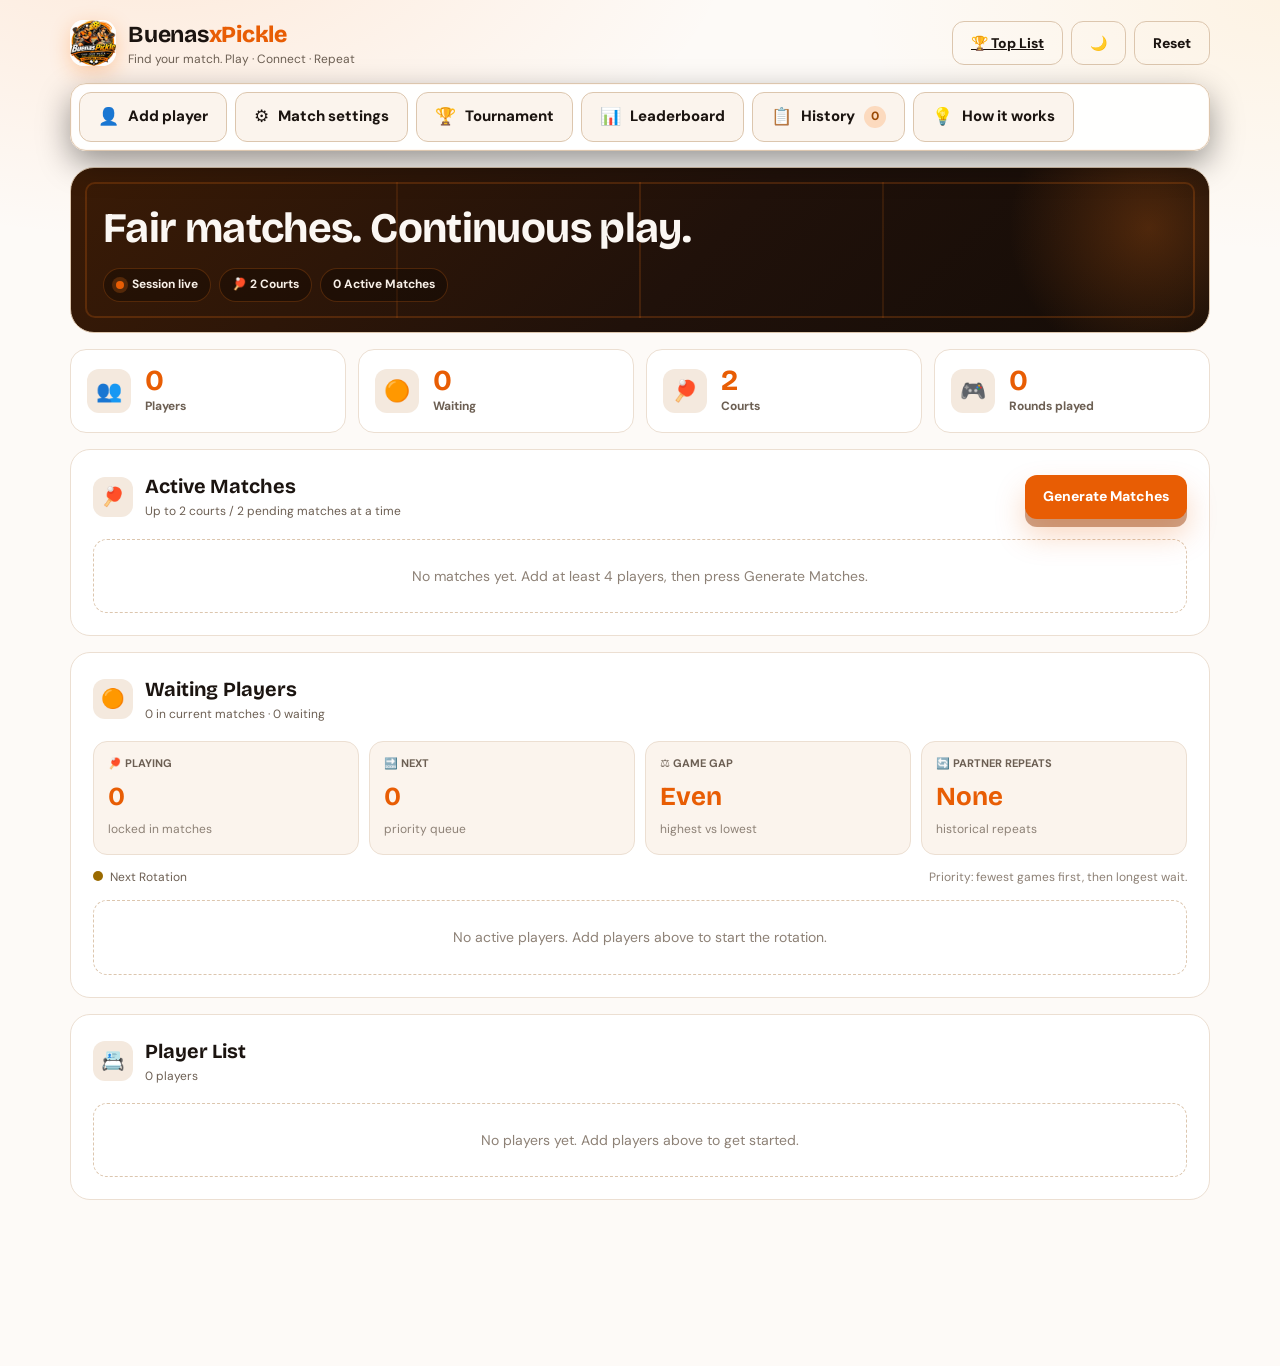
<file: index.html>
<!DOCTYPE html>
<html lang="en">
<head>
  <meta charset="UTF-8">
  <meta name="viewport" content="width=device-width, initial-scale=1.0">
  <meta name="theme-color" content="#0c0906">
  <link rel="icon" href="icon.webp?v=8.4.1">
  <title>BuenasxPickle — Find your match. Play · Connect · Repeat</title>
  <link rel="preconnect" href="https://fonts.googleapis.com">
  <link rel="preconnect" href="https://fonts.gstatic.com" crossorigin>
  <link href="https://fonts.googleapis.com/css2?family=Bricolage+Grotesque:wght@500;700;800&family=DM+Sans:wght@400;500;700&display=swap" rel="stylesheet">
  <script>
    // Before the first paint, so the page never flashes the other theme.
    try {
      var t = localStorage.getItem("buenas_theme");
      document.documentElement.dataset.theme = (t === "light" || t === "dark") ? t
        : (matchMedia("(prefers-color-scheme: light)").matches ? "light" : "dark");
    } catch (e) { document.documentElement.dataset.theme = "dark"; }
  </script>
  <link rel="stylesheet" href="style.css?v=8.4.1">
</head>
<body>
  <div class="app-shell">
    <header class="topbar">
      <div class="brand">
        <div class="brand-mark"><img src="logo.webp?v=8.4.1" alt="" width="46" height="46"></div>
        <div>
          <h1>Buenas<b>xPickle</b></h1>
          <p>Find your match. Play · Connect · Repeat</p>
        </div>
      </div>
      <div class="top-actions"><a class="btn btn-ghost" href="toplist/index.html" title="Published winners">🏆 Top List</a><button class="btn btn-ghost btn-theme" id="themeBtn" type="button">☀️</button><button class="btn btn-ghost" id="resetBtn" type="button">Reset</button></div>
    </header>

    <div class="menu-wrap">
    <nav class="menu" id="mainMenu" aria-label="Sections">
      <button type="button" class="menu-btn" data-modal="modalAddPlayer"><span class="menu-ic">👤</span>Add player</button>
      <button type="button" class="menu-btn" data-modal="modalSettings"><span class="menu-ic">⚙️</span>Match settings</button>
      <button type="button" class="menu-btn" data-modal="modalTournament"><span class="menu-ic">🏆</span>Tournament</button>
      <button type="button" class="menu-btn" data-modal="modalLeaderboard"><span class="menu-ic">📊</span>Leaderboard</button>
      <button type="button" class="menu-btn" data-modal="modalHistory"><span class="menu-ic">📋</span>History<b class="nav-count" id="navHistory">0</b></button>
      <button type="button" class="menu-btn" data-modal="modalHow"><span class="menu-ic">💡</span>How it works</button>
    </nav>
    <div class="menu-fade" aria-hidden="true"></div>
    </div>

    <main>
      <section class="hero">
        <div class="hero-copy">
          <h2>Fair matches. Continuous play.</h2>
          <div class="hero-status-row">
            <span class="live-chip"><i></i> Session live</span>
            <span class="hero-court-chip" id="heroCourtChip">🏓 2 Courts</span>
            <span class="hero-court-chip" id="heroMatchChip">0 Active Matches</span>
            <span class="hero-court-chip hidden" id="heroLimitChip">🎯 5 games each</span>
            <span class="hero-court-chip hidden" id="heroLevelChip">⭐ Court levels</span>
            <span class="hero-court-chip hero-mode-chip hidden" id="heroModeChip">🏆 Tournament</span>
          </div>
        </div>
      </section>


      <section class="stats-grid">
        <div class="stat-card"><span>👥</span><div><strong id="playerCount">0</strong><small>Players</small></div></div>
        <div class="stat-card"><span>🟠</span><div><strong id="waitingCount">0</strong><small>Waiting</small></div></div>
        <div class="stat-card"><span>🏓</span><div><strong id="courtStat">2</strong><small>Courts</small></div></div>
        <div class="stat-card"><span>🎮</span><div><strong id="roundCount">0</strong><small>Rounds played</small></div></div>
      </section>

      <section class="panel" id="matchesPanel">
        <div class="panel-title">
          <div><span class="icon">🏓</span><div><h3 id="matchesTitle">Active Matches</h3><small id="matchesSubtitle">Up to 2 courts / 2 pending matches at a time</small></div></div>
          <button class="btn btn-primary btn-generate" id="autoMatchBtn">Generate Matches</button>
        </div>
        <div id="matchesList" class="matches-list empty">Add at least 4 players and press Generate Matches.</div>
      </section>

      <section class="panel hidden" id="tournamentPanel">
        <div class="panel-title">
          <div><span class="icon">🏆</span><div><h3>Tournament Standings</h3><small id="tournamentSubtitle">Round robin</small></div></div>
        </div>
        <div id="standings" class="leaderboard"></div>
        <div class="t-schedule-head">The draw</div>
        <div id="tSchedule" class="t-schedule"></div>
      </section>

      <section class="panel" id="waitingPanel">
        <div class="panel-title">
          <div><span class="icon">🟠</span><div><h3 id="waitingTitle">Waiting Players</h3><small id="queueSubtitle">0 players in rotation</small></div></div>
        </div>
        <div class="rotation-dashboard" id="rotationDashboard"></div>
        <div class="queue-legend">
          <span><i class="dot dot-next"></i> Next Rotation</span>
          <span class="queue-note">Priority: fewest games first, then longest wait.</span>
        </div>
        <div id="waitingList" class="waiting-list empty">No players registered yet.</div>
      </section>

      <section class="panel" id="playerListPanel">
        <div class="panel-title">
          <div><span class="icon">📇</span><div><h3>Player List</h3><small id="playerListSubtitle">0 players</small></div></div>
        </div>
        <div id="playerListEl" class="waiting-list empty">No players registered yet.</div>
      </section>

      <div id="modalSettings" class="modal hidden" role="dialog" aria-modal="true" aria-labelledby="settingsTitle">
        <div class="modal-card modal-card-lg">
          <button class="modal-close" type="button" aria-label="Close">×</button>
          <div class="panel-title">
            <div><span class="icon">⚙️</span><h3 id="settingsTitle">Match Settings</h3></div>
            <span class="pill green">Manual trigger</span>
          </div>
          <p id="settingsModeNote" class="mode-note hidden">🏆 A tournament is running. Fair rotation, the game limit, court skill levels and fixed partners are paused — the draw decides every match. Only the court count still applies.</p>
          <div class="settings-grid">
            <div class="setting court-setting setting-featured"><span>Active courts</span><div class="court-selector"><button type="button" class="court-option" data-court-option="1">1 COURT</button><button type="button" class="court-option" data-court-option="2">2 COURTS</button></div><select id="courtCount" aria-label="Number of courts" class="visually-hidden"><option value="1">1 Court</option><option value="2">2 Courts</option></select><small id="courtSettingNote">Choose how many courts Generate Matches can use.</small></div>
            <div class="setting setting-featured setting-wide limit-setting">
              <span>🎯 Games per player</span>
              <div class="limit-row">
                <button type="button" class="limit-step" data-limit-step="-1" aria-label="Fewer games per player">−</button>
                <div class="limit-value"><b id="gameLimitValue">No limit</b><em id="gameLimitUnit"></em></div>
                <button type="button" class="limit-step" data-limit-step="1" aria-label="More games per player">+</button>
              </div>
              <div class="limit-presets" role="group" aria-label="Quick game limits">
                <button type="button" data-limit="0">No limit</button>
                <button type="button" data-limit="3">3</button>
                <button type="button" data-limit="4">4</button>
                <button type="button" data-limit="5">5</button>
                <button type="button" data-limit="6">6</button>
                <button type="button" data-limit="8">8</button>
                <button type="button" data-limit="10">10</button>
              </div>
              <small id="gameLimitNote">Players keep rotating until you stop the session.</small>
            </div>
            <div class="setting setting-featured setting-wide court-level-setting">
              <span>⭐ Court skill levels</span>
              <div class="level-toggle-row">
                <div class="level-toggle-text">
                  <b id="courtLevelState">Off</b>
                  <em id="courtLevelHint">Any player can be placed on any court.</em>
                </div>
                <button type="button" class="level-switch" id="courtLevelToggle" role="switch" aria-checked="false" aria-label="Court skill levels"><span></span></button>
              </div>
              <div class="court-level-cards is-off" id="courtLevelCards"></div>
              <small id="courtLevelNote">Turn this on to reserve each court for a skill level — for example Court 1 for beginners and Court 2 for 3.0 and up.</small>
            </div>
            <div class="setting setting-featured setting-wide pair-setting">
              <span>🤝 Fixed partners</span>
              <div class="pair-add-row">
                <select id="pairPlayerA" aria-label="First partner"></select>
                <span class="pair-plus">+</span>
                <select id="pairPlayerB" aria-label="Second partner"></select>
                <button type="button" class="btn btn-success pair-add-btn" id="pairAddBtn">Lock pair</button>
              </div>
              <div class="pair-list" id="pairList"></div>
              <small id="pairNote">Pick two players to keep them on the same team for the rest of the session.</small>
            </div>
            <div class="setting setting-featured setting-wide sheet-setting">
              <span>📊 Google Sheet</span>
              <p class="sheet-intro">Where sessions are kept. Deploy the script in <code>sheets/Code.gs</code>
                as a Web App, paste its URL and secret phrase here, and each session is written when you press
                Reset — standings, Top 3 badges and all. The URL and phrase stay on this device only.</p>
              <label class="sheet-field">Web App URL
                <input type="url" id="sheetUrl" placeholder="https://script.google.com/macros/s/.../exec"
                  autocomplete="off" spellcheck="false">
              </label>
              <label class="sheet-field">Secret phrase
                <input type="text" id="sheetToken" placeholder="the phrase you set in the script"
                  autocomplete="off" spellcheck="false">
              </label>
              <div class="sheet-actions">
                <button type="button" class="btn btn-ghost" id="sheetTestBtn">Test connection</button>
                <button type="button" class="btn btn-ghost" id="sheetForgetBtn">Forget</button>
              </div>
              <div class="sheet-status" id="sheetStatus"></div>
            </div>
            <div class="setting"><span>🔄 Partner Rotation</span><strong>Enabled</strong><small>Recent teammates are deprioritized when Generate Matches is pressed</small></div>
            <div class="setting"><span>🔒 Active Matches</span><strong id="matchLimitText">2 Courts</strong><small>Players in pending matches cannot enter another match until their result is saved</small></div>
          </div>
        </div>
      </div>

      <div id="modalTournament" class="modal hidden" role="dialog" aria-modal="true" aria-labelledby="tTitle">
        <div class="modal-card modal-card-lg">
          <button class="modal-close" type="button" aria-label="Close">×</button>
          <div class="panel-title">
            <div><span class="icon">🏆</span><div><h3 id="tTitle">Tournament</h3><small>Fixed teams, a round robin, then a knockout if you want one. Each court runs its own bracket.</small></div></div>
          </div>

          <div class="setting setting-featured setting-wide">
            <div class="level-head">
              <div>
                <span>Tournament mode</span>
                <b id="tModeState">Off</b>
                <em id="tModeHint">Open play: fair rotation picks who plays next, and partners change every match.</em>
              </div>
              <button type="button" class="level-switch" id="tModeToggle" role="switch" aria-checked="false" aria-label="Tournament mode"><span></span></button>
            </div>
          </div>

          <div class="t-court-tabs" id="tCourtTabs"></div>

          <div class="setting setting-wide t-division-box">
            <span id="tDivisionLabel">🏅 Division</span>
            <div class="limit-presets t-divisions" id="tDivisions"></div>
            <small id="tDivisionNote"></small>
          </div>

          <div class="setting setting-wide t-length-box">
            <span id="tLengthLabel">🔁 Games per team</span>
            <div class="limit-row">
              <button type="button" class="limit-step" data-cycle-step="-1" aria-label="Shorter tournament">−</button>
              <div class="limit-value"><b id="tLengthValue">—</b><em id="tLengthUnit">round robin</em></div>
              <button type="button" class="limit-step" data-cycle-step="1" aria-label="Longer tournament">+</button>
            </div>
            <small id="tLengthNote"></small>
          </div>

          <div class="setting setting-wide t-playoff-box">
            <span id="tPlayoffLabel">🥇 Playoffs</span>
            <div class="limit-presets t-playoffs" id="tPlayoffs"></div>
            <div class="limit-presets t-third" id="tThird"></div>
            <small id="tPlayoffNote"></small>
          </div>

          <div id="tBody" class="t-body">
            <div id="tDrawBox">
              <div class="t-draw-actions">
                <button type="button" class="btn btn-primary" id="tAutoBtn">Draw teams automatically</button>
                <button type="button" class="btn btn-ghost" id="tClearBtn">Clear teams</button>
              </div>
              <div class="pair-add-row">
                <select id="tPlayerA" aria-label="First player"></select>
                <span class="pair-plus">+</span>
                <select id="tPlayerB" aria-label="Second player"></select>
                <button type="button" class="btn btn-success pair-add-btn" id="tAddBtn">Add team</button>
              </div>
              <div class="pair-list" id="tTeamList"></div>
              <small id="tDrawNote" class="t-note">A round robin needs at least 2 teams.</small>
              <button type="button" class="btn btn-primary t-start" id="tStartBtn">Make the draw &amp; start</button>
            </div>

            <div id="tLiveBox" class="hidden">
              <p id="tLiveNote" class="t-note"></p>
              <p class="t-note">The draws and the standings are on the main page. Press <b>Start Next Match</b> there to put the next fixture on each court.</p>
              <p class="t-note">Switching the toggle off goes back to open play and keeps the draw, so you can pick the tournament up again later. Scrapping it is how you re-draw.</p>
              <button type="button" class="btn btn-ghost t-end" id="tEndBtn">Scrap the draw</button>
            </div>
          </div>
        </div>
      </div>

      <div id="modalLeaderboard" class="modal hidden" role="dialog" aria-modal="true" aria-labelledby="lbTitle">
        <div class="modal-card modal-card-lg">
          <button class="modal-close" type="button" aria-label="Close">×</button>
          <div class="panel-title">
            <div><span class="icon">🏆</span><div><h3 id="lbTitle">Top Players</h3><small>Ranked by results this session, not starting rating</small></div></div>
            <button type="button" class="btn btn-badge" id="badgeBtn">🏅 Get Top 3 Badges</button>
          </div>
          <div id="leaderboard" class="leaderboard empty">No results yet.</div>
        </div>
      </div>

      <div id="modalBadges" class="modal hidden" role="dialog" aria-modal="true" aria-labelledby="badgeTitle">
        <div class="modal-card modal-card-lg">
          <button class="modal-close" type="button" aria-label="Close">×</button>
          <div class="panel-title">
            <div><span class="icon">🏅</span><div><h3 id="badgeTitle">Top 3 Badges</h3><small>Tap to enlarge — each QR opens that badge’s certificate page, once the session is saved</small></div></div>
          </div>
          <div id="badgeList" class="badge-list empty">No finished matches yet.</div>
          <p id="badgeHint" class="badge-hint"></p>
        </div>
      </div>

      <div id="badgeZoom" class="badge-zoom hidden" role="dialog" aria-modal="true" aria-label="Badge, enlarged">
        <div class="badge-zoom-inner">
          <button type="button" class="modal-close" id="badgeZoomClose" aria-label="Close">×</button>
          <canvas id="badgeZoomCanvas"></canvas>
          <div class="badge-zoom-meta">
            <b id="badgeZoomName"></b><span id="badgeZoomCode"></span>
            <em>Screenshot or photograph this badge</em>
          </div>
        </div>
      </div>

      <div id="modalHow" class="modal hidden" role="dialog" aria-modal="true" aria-labelledby="howTitle">
        <div class="modal-card modal-card-lg">
          <button class="modal-close" type="button" aria-label="Close">×</button>
          <div class="panel-title"><div><span class="icon">💡</span><h3 id="howTitle">How BuenasxPickle Works</h3></div></div>
          <div class="feature-grid">
            <article><b>1. Fair Rotation</b><p>Whoever has played the fewest games always plays next, and among equals the longest-waiting player goes first. Nobody is skipped to improve a pairing.</p></article>
            <article><b>2. Partner Rotation</b><p>Recent teammate combinations are avoided first. A previous teammate can become your partner again after enough rotation.</p></article>
            <article><b>3. Opponent Rotation</b><p>Recent opponents are also deprioritized, preventing the same matchups from repeating too quickly.</p></article>
            <article><b>4. Skill-Based Doubles Pairing</b><p>Stronger players are paired with weaker ones (3.0 + 2.0, 3.0 + 2.5), never all the strong players on one side. Among equally good splits the pairing is picked at random, and combined team ratings stay close.</p></article>
            <article><b>5. Manual Court Control</b><p>Choose 1 or 2 courts in Match Settings. Generate Matches only fills the selected number of available courts. No match is generated automatically.</p></article>
            <article><b>6. Fair Leaderboard</b><p>Players start at different ratings, so rank is based on results, not the starting number. Score is your win rate adjusted for games played, so a 1-0 start cannot beat someone who has won 7 of 9. Ties go to point difference, then wins.</p></article>
            <article><b>7. PDDR Doubles Rating</b><p>BuenasxPickle uses its own 2.00–8.00 Dynamic Doubles Rating. It considers team strength, expected result, score performance, match margin and experience. First 5 games are provisional. It is not an official DUPR rating.</p></article>
            <article><b>8. Games per Player</b><p>In Match Settings you can cap how many games each player gets, e.g. 5 games each. Once a player reaches the limit they are marked Done and left out of new matches. When fewer than 4 players still have games left, the session is finished. If players × games is not divisible by 4, a few players may end one game short.</p></article>
            <article><b>9. Court Skill Levels</b><p>Each court can be reserved for a rating band — for example Court 1 for beginners (up to 2.9) and Court 2 for 3.0 and up. Generate Matches then only picks players whose rating fits that court, and a CHANGE substitute must fit it too. Fair rotation still applies inside each band: among the players a court accepts, the one with the fewest games goes on next. A match already in play is never changed when you edit a level. Turn it off to go back to any player on any court.</p></article>
            <article><b>11. Tournament Mode</b><p>A round robin for fixed teams of two, turned on in Tournament. <b>Each court runs its own bracket</b>: pick a division for Court 1 and another for Court 2 — for example intermediate-to-advanced on Court 1 and beginners on Court 2 — then draw the teams for each. Only players inside a court’s band can be drawn into it, and nobody is on two teams. Set <b>games per team</b> on each court to send the draw round more than once — double, triple or quadruple — and the return legs swap which side of the scorecard each team is on. Make the draw and every team in a bracket plays every other team in that bracket the chosen number of times, with one team resting each round when the count is odd. Start Next Match fills each court from its own draw, so fair rotation, the game limit, court skill levels and fixed partners are all paused while it runs. Each bracket gets its own standings — ranked by wins, then point difference, then points scored, then their own matches against each other. Add <b>playoffs</b> and the table stops being the final word: the top 2, 4 or 8 go through to a straight knockout — 1 v 4 and 2 v 3, then the final — and the champion is whoever wins the final. The bracket is seeded off the table the moment the group ends, each round drawn as its winners are known, and a playoff result never moves the group table. A size is only offered when the court has that many teams, so no team is ever handed a bye. Turn on the <b>third-place match</b> and the two beaten semi-finalists play off for third instead of sharing it. Without playoffs, whoever tops the table wins it, exactly as before. Leave a court with no teams and it becomes spare, taking whichever bracket needs a court next, which is how one tournament runs across both. Switching the mode off keeps the draws.</p></article>
            <article><b>10. Fixed Partners</b><p>In Match Settings you can lock two players together as partners for the rest of the session — they are always on the same team. A locked pair is picked as one unit: both play or neither does, so if one partner is Done on the game limit or does not match a court's level, the pair waits. The "avoid recent partners" rule is switched off for them, while fair rotation still decides when they play. CHANGE can split a pair for one round if you need to, and UNLINK in Match Settings ends the partnership for good.</p></article>
          </div>
        </div>
      </div>

      <div id="modalHistory" class="modal hidden" role="dialog" aria-modal="true" aria-labelledby="historyTitle">
        <div class="modal-card modal-card-lg">
          <button class="modal-close" type="button" aria-label="Close">×</button>
          <div class="panel-title">
            <div><span class="icon">📋</span><div><h3 id="historyTitle">Finished matches</h3><small id="historySubtitle">Completed matches appear here</small></div></div>
          </div>
          <div id="historyList" class="matches-list empty">No finished matches yet.</div>
        </div>
      </div>
    </main>
  </div>

  <div id="changeModal" class="modal hidden" role="dialog" aria-modal="true" aria-labelledby="changeTitle">
    <div class="modal-card change-card">
      <button class="modal-close" id="closeChangeModal" aria-label="Close">×</button>
      <div class="modal-icon">🔄</div>
      <h3 id="changeTitle">Change Player</h3>
      <p id="changeDescription">Choose a replacement player for this open slot.</p>
      <div class="change-form">
        <label>Replacement Player
          <select id="changeSelect"></select>
        </label>
        <div class="change-actions">
          <button type="button" class="btn btn-success" id="confirmChangeBtn">✓ USE SELECTED PLAYER</button>
          <button type="button" class="btn btn-primary" id="autoReplaceBtn">Auto replace</button>
        </div>
      </div>
      <small class="change-note">The current Court and Round stay the same. The player you change out returns to Next Rotation.</small>
    </div>
  </div>

  <div id="resultModal" class="modal hidden" role="dialog" aria-modal="true" aria-labelledby="resultTitle">
    <div class="modal-card">
      <button class="modal-close" id="closeModal" aria-label="Close">×</button>
      <div class="modal-icon">🏆</div>
      <h3 id="resultTitle">Round Result</h3>
      <p id="resultHelp">Enter the final score. The higher score determines the winning team and updates player ratings.</p>
      <div id="resultButtons" class="result-buttons"></div>
    </div>
  </div>

  <div id="addModal" class="modal hidden" role="dialog" aria-modal="true" aria-labelledby="addTitle">
    <div class="modal-card">
      <button class="modal-close" id="closeAddModal" type="button" aria-label="Close">×</button>
      <div class="modal-icon">👤</div>
      <h3 id="addTitle">Add player</h3>
      <p>Type a name, slide to set the rating and press Add. This window stays open so you can register several players quickly.</p>
      <form id="quickAddForm" class="quick-form">
        <label>Player name
          <input id="quickName" required maxlength="30" placeholder="e.g. Mark" autocomplete="off">
        </label>
        <div class="field-label" id="ratingPickerLabel">Starting doubles rating</div>
        <div class="rating-slider" id="ratingPicker">
          <div class="rs-readout">
            <button type="button" class="rs-step" data-step="-0.1" aria-label="Lower rating by 0.1">−</button>
            <div class="rs-value"><b id="ratingValue">3.0</b><span id="ratingLevel">Intermediate</span></div>
            <button type="button" class="rs-step" data-step="0.1" aria-label="Raise rating by 0.1">+</button>
          </div>
          <input type="range" id="ratingRange" min="2" max="5" step="0.1" value="3" aria-labelledby="ratingPickerLabel" aria-valuetext="3.0 Intermediate">
          <div class="rs-ticks" aria-hidden="true">
            <button type="button" tabindex="-1" data-rating="2">2.0</button>
            <button type="button" tabindex="-1" data-rating="2.5">2.5</button>
            <button type="button" tabindex="-1" data-rating="3">3.0</button>
            <button type="button" tabindex="-1" data-rating="3.5">3.5</button>
            <button type="button" tabindex="-1" data-rating="4">4.0</button>
            <button type="button" tabindex="-1" data-rating="4.5">4.5</button>
            <button type="button" tabindex="-1" data-rating="5">5.0</button>
          </div>
          <div class="rs-ends" aria-hidden="true"><span>Beginner</span><span>Competitive</span></div>
        </div>
        <div class="quick-actions">
          <button class="btn btn-success" type="submit">＋ Add player</button>
          <button class="btn btn-ghost" type="button" id="quickDone">Done</button>
        </div>
        <div id="quickAdded" class="quick-added" aria-live="polite"></div>
      </form>
    </div>
  </div>

  <div id="toast" class="toast" role="status" aria-live="polite"></div>
  <script src="theme.js?v=8.4.1"></script>
  <script src="app.js?v=8.4.1"></script>
  <script src="qr.js?v=8.4.1"></script>
  <script src="sha256.js?v=8.4.1"></script>
  <script src="badge-core.js?v=8.4.1"></script>
  <script src="badges.js?v=8.4.1"></script>
  <script src="tournament.js?v=8.4.1"></script>
  <script src="sheets.js?v=8.4.1"></script>
</body>
</html>
</file>
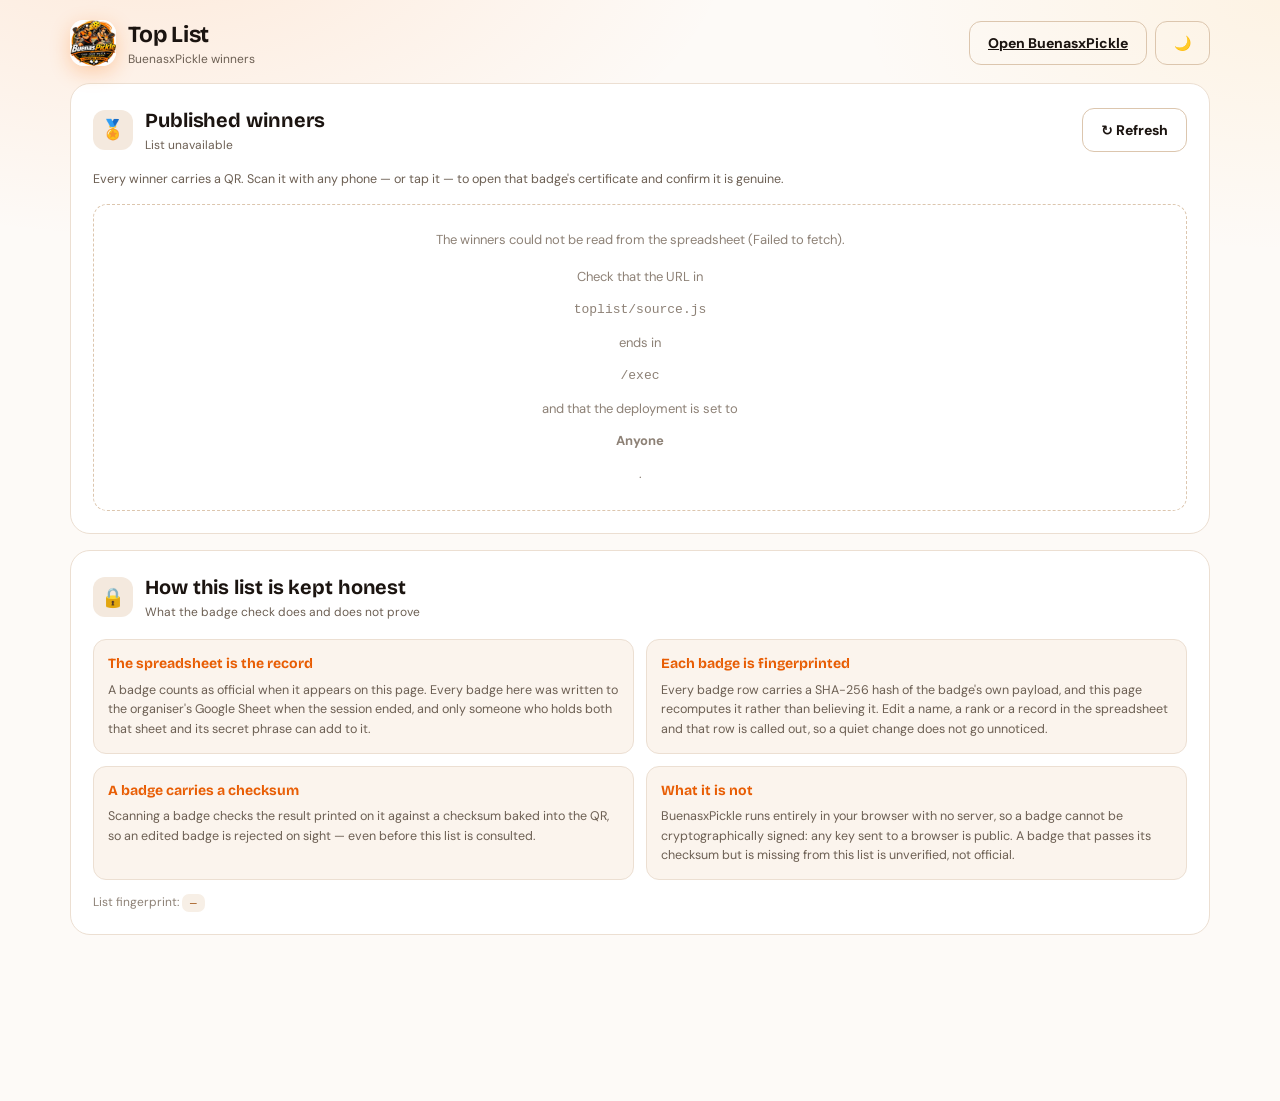
<file: toplist/index.html>
<!DOCTYPE html>
<html lang="en">
<head>
  <meta charset="UTF-8">
  <meta name="viewport" content="width=device-width, initial-scale=1.0">
  <meta name="theme-color" content="#0c0906">
  <link rel="icon" href="../icon.webp?v=8.2">
  <title>Top List — BuenasxPickle</title>
  <link rel="preconnect" href="https://fonts.googleapis.com">
  <link rel="preconnect" href="https://fonts.gstatic.com" crossorigin>
  <link href="https://fonts.googleapis.com/css2?family=Bricolage+Grotesque:wght@500;700;800&family=DM+Sans:wght@400;500;700&display=swap" rel="stylesheet">
  <script>
    // Before the first paint, so the page never flashes the other theme.
    try {
      var t = localStorage.getItem("buenas_theme");
      document.documentElement.dataset.theme = (t === "light" || t === "dark") ? t
        : (matchMedia("(prefers-color-scheme: light)").matches ? "light" : "dark");
    } catch (e) { document.documentElement.dataset.theme = "dark"; }
  </script>
  <link rel="stylesheet" href="../style.css?v=8.2">
</head>
<body class="toplist-page">
  <div class="app-shell">
    <header class="topbar">
      <div class="brand">
        <div class="brand-mark"><img src="../logo.webp?v=8.2" alt="" width="46" height="46"></div>
        <div>
          <h1>Top List</h1>
          <p>BuenasxPickle winners</p>
        </div>
      </div>
      <div class="top-actions"><a class="btn btn-ghost" href="../index.html">Open BuenasxPickle</a><button class="btn btn-ghost btn-theme" id="themeBtn" type="button">☀️</button></div>
    </header>

    <main>
      <!-- Filled in when a badge QR was scanned. -->
      <section id="scanResult" class="scan-result hidden"></section>

      <section class="panel">
        <div class="panel-title">
          <div><span class="icon">🏅</span><div><h3>Published winners</h3>
            <small id="listSummary">Loading the winners list…</small></div></div>
          <button type="button" class="btn btn-ghost" id="refreshBtn" title="Check for new winners">↻ Refresh</button>
        </div>
        <p class="toplist-lead">Every winner carries a QR. Scan it with any phone — or tap it —
          to open that badge's certificate and confirm it is genuine.</p>
        <div id="listBody" class="toplist-body">Loading…</div>
      </section>

      <section class="panel">
        <div class="panel-title">
          <div><span class="icon">🔒</span><div><h3>How this list is kept honest</h3>
            <small>What the badge check does and does not prove</small></div></div>
        </div>
        <div class="trust-grid">
          <article>
            <b>The spreadsheet is the record</b>
            <p>A badge counts as official when it appears on this page. Every badge here was
            written to the organiser's Google Sheet when the session ended, and only someone
            who holds both that sheet and its secret phrase can add to it.</p>
          </article>
          <article>
            <b>Each badge is fingerprinted</b>
            <p>Every badge row carries a SHA-256 hash of the badge's own payload, and this page
            recomputes it rather than believing it. Edit a name, a rank or a record in the
            spreadsheet and that row is called out, so a quiet change does not go unnoticed.</p>
          </article>
          <article>
            <b>A badge carries a checksum</b>
            <p>Scanning a badge checks the result printed on it against a checksum baked into
            the QR, so an edited badge is rejected on sight — even before this list is consulted.</p>
          </article>
          <article>
            <b>What it is not</b>
            <p>BuenasxPickle runs entirely in your browser with no server, so a badge cannot be
            cryptographically signed: any key sent to a browser is public. A badge that passes
            its checksum but is missing from this list is unverified, not official.</p>
          </article>
        </div>
        <p class="fingerprint-line">List fingerprint: <code id="fingerprint">—</code></p>
      </section>
    </main>
  </div>

  <script src="../theme.js?v=8.2"></script>
  <script src="../sha256.js?v=8.2"></script>
  <script src="../qr.js?v=8.2"></script>
  <script src="../badge-core.js?v=8.2"></script>
  <script src="source.js?v=8.2"></script>
  <script src="feed.js?v=8.2"></script>
  <script src="toplist.js?v=8.2"></script>
</body>
</html>
</file>
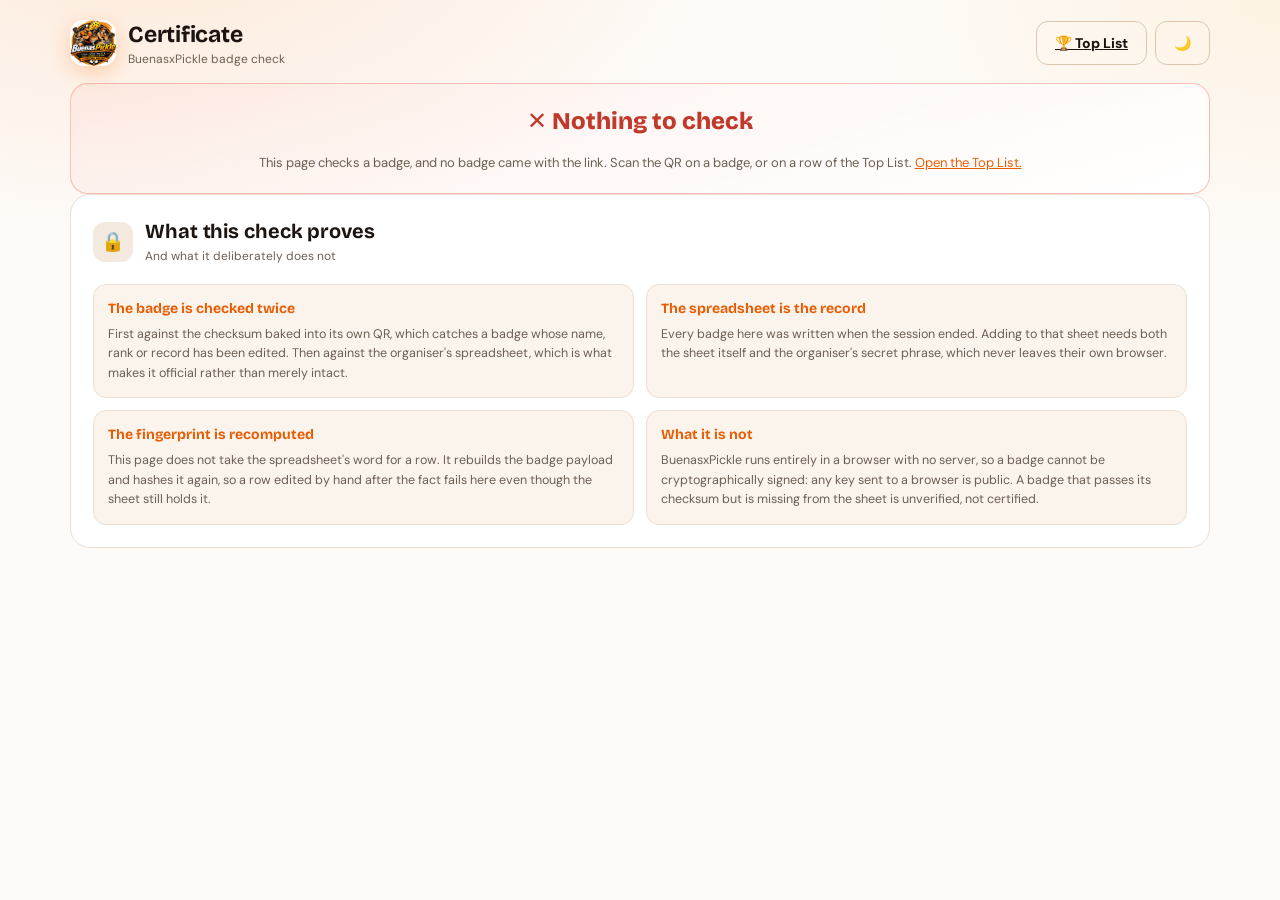
<file: toplist/verify.html>
<!DOCTYPE html>
<html lang="en">
<head>
  <meta charset="UTF-8">
  <meta name="viewport" content="width=device-width, initial-scale=1.0">
  <meta name="theme-color" content="#0c0906">
  <link rel="icon" href="../icon.webp?v=8.2">
  <title>Certificate — BuenasxPickle</title>
  <link rel="preconnect" href="https://fonts.googleapis.com">
  <link rel="preconnect" href="https://fonts.gstatic.com" crossorigin>
  <link href="https://fonts.googleapis.com/css2?family=Bricolage+Grotesque:wght@500;700;800&family=DM+Sans:wght@400;500;700&display=swap" rel="stylesheet">
  <script>
    // Before the first paint, so the page never flashes the other theme.
    try {
      var t = localStorage.getItem("buenas_theme");
      document.documentElement.dataset.theme = (t === "light" || t === "dark") ? t
        : (matchMedia("(prefers-color-scheme: light)").matches ? "light" : "dark");
    } catch (e) { document.documentElement.dataset.theme = "dark"; }
  </script>
  <link rel="stylesheet" href="../style.css?v=8.2">
</head>
<body class="toplist-page verify-page">
  <div class="app-shell">
    <header class="topbar">
      <div class="brand">
        <div class="brand-mark"><img src="../logo.webp?v=8.2" alt="" width="46" height="46"></div>
        <div>
          <h1>Certificate</h1>
          <p>BuenasxPickle badge check</p>
        </div>
      </div>
      <div class="top-actions"><a class="btn btn-ghost" href="index.html">🏆 Top List</a><button class="btn btn-ghost btn-theme" id="themeBtn" type="button">☀️</button></div>
    </header>

    <main>
      <!-- The verdict, filled in from the scanned badge. -->
      <section id="verdict" class="certificate">
        <div class="cert-loading">Checking this badge against the spreadsheet…</div>
      </section>

      <section class="panel">
        <div class="panel-title">
          <div><span class="icon">🔒</span><div><h3>What this check proves</h3>
            <small>And what it deliberately does not</small></div></div>
        </div>
        <div class="trust-grid">
          <article>
            <b>The badge is checked twice</b>
            <p>First against the checksum baked into its own QR, which catches a badge whose
            name, rank or record has been edited. Then against the organiser's spreadsheet,
            which is what makes it official rather than merely intact.</p>
          </article>
          <article>
            <b>The spreadsheet is the record</b>
            <p>Every badge here was written when the session ended. Adding to that sheet needs
            both the sheet itself and the organiser's secret phrase, which never leaves their
            own browser.</p>
          </article>
          <article>
            <b>The fingerprint is recomputed</b>
            <p>This page does not take the spreadsheet's word for a row. It rebuilds the badge
            payload and hashes it again, so a row edited by hand after the fact fails here
            even though the sheet still holds it.</p>
          </article>
          <article>
            <b>What it is not</b>
            <p>BuenasxPickle runs entirely in a browser with no server, so a badge cannot be
            cryptographically signed: any key sent to a browser is public. A badge that passes
            its checksum but is missing from the sheet is unverified, not certified.</p>
          </article>
        </div>
      </section>
    </main>
  </div>

  <script src="../theme.js?v=8.2"></script>
  <script src="../sha256.js?v=8.2"></script>
  <script src="../qr.js?v=8.2"></script>
  <script src="../badge-core.js?v=8.2"></script>
  <script src="source.js?v=8.2"></script>
  <script src="feed.js?v=8.2"></script>
  <script src="verify.js?v=8.2"></script>
</body>
</html>
</file>
<file: style.css>
/* PickleMatch v3.7 — dark green theme */
:root{
  /* BuenasxPickle: orange on a warm near-black, with white text. The brand
     colour is --lime (kept under its old name so every rule that already
     points at the accent moves with it). Green survives only where it means
     something -- a result saved, a match won, a badge verified. */
  --bg:#0c0906; --panel:#16110c; --panel-2:#1e1711; --panel-3:#2b2118;
  --line:#2f2519; --line-2:#453423;
  --text:#fbf7f3; --muted:#bdb2a6; --dim:#8f8376;
  --lime:#ff7a18; --lime-ink:#2a1002; --green:#2fcf74; --green-ink:#04170b; --mint:#ffc08a;
  --amber:#f4c542; --red:#ff8477;
  /* Surfaces that are not simply "a panel": an inset well, a barely-there
     raise, the sticky menu bar, the toast. Each one inverts in light mode,
     so none of them may be written as a literal in a rule. */
  --inset:#120d08; --tint:rgba(255,255,255,.06); --menu-bg:rgba(20,15,10,.92);
  --toast-bg:#fdf8f3; --toast-ink:#17100a;
  --wash:radial-gradient(900px 480px at 12% -8%,rgba(255,122,24,.2),transparent 65%),
         radial-gradient(700px 420px at 100% 0,rgba(255,122,24,.07),transparent 60%);
  --display:"Bricolage Grotesque","DM Sans",system-ui,sans-serif;
  --body:"DM Sans",system-ui,-apple-system,"Segoe UI",sans-serif;
  color-scheme:dark;
}
/* Light mode. Set as data-theme on <html> before first paint, so the page
   never flashes the other theme. The orange deepens, because #ff7a18 on
   white is too pale to read small; the dark hero and the badge crest keep
   their own dark backing in both themes -- they are artwork, not surface. */
:root[data-theme="light"]{
  --bg:#fdfaf7; --panel:#ffffff; --panel-2:#fbf4ed; --panel-3:#f4e9de;
  --line:#ecdfd2; --line-2:#dcc6ae;
  --text:#1b1410; --muted:#6c5f53; --dim:#8d8176;
  --lime:#e85d04; --lime-ink:#ffffff; --green:#0f7a45; --green-ink:#ffffff; --mint:#9a4a06;
  --amber:#9a6a00; --red:#c0392b;
  --inset:#f7efe6; --tint:rgba(27,20,16,.05); --menu-bg:rgba(255,255,255,.92);
  --toast-bg:#1b1410; --toast-ink:#fdfaf7;
  --wash:radial-gradient(900px 480px at 12% -8%,rgba(255,122,24,.13),transparent 65%),
         radial-gradient(700px 420px at 100% 0,rgba(255,180,60,.1),transparent 60%);
  color-scheme:light;
}

*{box-sizing:border-box}
html{scroll-behavior:smooth;-webkit-text-size-adjust:100%}
body{margin:0;min-height:100vh;padding-bottom:120px;font-family:var(--body);font-size:15px;line-height:1.45;color:var(--text);
  background:var(--wash),var(--bg);background-attachment:fixed}
button,input,select{font:inherit;color:inherit}
button{cursor:pointer}
h1,h2,h3,p{margin:0}
.hidden{display:none!important}
.visually-hidden{position:absolute!important;width:1px;height:1px;overflow:hidden;clip:rect(0 0 0 0);white-space:nowrap}
.app-shell{max-width:1180px;margin:0 auto;padding:18px 20px 30px}
:focus-visible{outline:3px solid var(--lime);outline-offset:2px}

/* ---------- top bar ---------- */
.topbar{display:flex;align-items:center;justify-content:space-between;gap:12px;margin-bottom:14px}
.brand{display:flex;align-items:center;gap:12px}
.brand-mark{width:46px;height:46px;border-radius:14px;display:grid;place-items:center;font-size:24px;background:#fff;overflow:hidden;box-shadow:0 6px 20px rgba(255,122,24,.3)}
.brand-mark img{width:100%;height:100%;object-fit:cover;display:block}
.brand h1 b{color:var(--lime);font-weight:800}
.brand h1{font-family:var(--display);font-size:23px;letter-spacing:-.01em}
.brand p{color:var(--muted);font-size:12px}
.top-actions{display:flex;gap:8px}
.btn-theme{min-width:44px;padding:0 12px;font-size:17px;line-height:1}

/* ---------- buttons ---------- */
.btn{display:inline-flex;align-items:center;justify-content:center;gap:8px;min-height:44px;padding:0 18px;border:0;border-radius:12px;font-weight:800;font-size:14px;transition:transform .12s,filter .15s,background .15s}
.btn:hover{filter:brightness(1.08)}
.btn:active{transform:translateY(1px)}
.btn-primary{background:var(--lime);color:var(--lime-ink)}
.btn-success{background:var(--green);color:var(--green-ink)}
.btn-ghost{background:transparent;color:var(--text);border:1px solid var(--line-2)}
.btn-ghost:hover{background:var(--panel-2)}
.btn-large{min-height:56px;padding:0 30px;font-size:17px;border-radius:16px}

/* ---------- top menu ---------- */
.menu-wrap{margin-bottom:16px;position:sticky;top:8px;z-index:8}
.menu-label{display:flex;align-items:center;gap:8px;margin:0 0 8px 2px;color:var(--mint);font-size:12px;font-weight:800;text-transform:uppercase;letter-spacing:.06em}
.menu-label::after{content:"";flex:1;height:1px;background:var(--line)}
.menu{display:flex;gap:8px;margin:0;padding:8px;background:var(--menu-bg);backdrop-filter:blur(10px);border:1px solid var(--line-2);border-radius:16px;overflow-x:auto;scrollbar-width:none;box-shadow:0 12px 32px rgba(0,0,0,.4),inset 0 0 0 1px rgba(255,122,24,.05)}
.menu::-webkit-scrollbar{display:none}
.menu-btn{all:unset;flex:0 0 auto;display:inline-flex;align-items:center;gap:9px;min-height:48px;padding:0 18px;border-radius:12px;color:var(--text);font-weight:800;font-size:15px;font-family:var(--body);white-space:nowrap;cursor:pointer;background:var(--panel-2);border:1.5px solid var(--line-2);transition:background .15s,color .15s,border-color .15s,transform .12s}
.menu-ic{font-size:17px;line-height:1}
.menu-btn:hover{background:var(--panel-3);border-color:var(--mint);color:#fff;transform:translateY(-1px)}
.menu-btn.active{background:var(--lime);color:var(--lime-ink);border-color:var(--lime);box-shadow:0 0 0 4px rgba(255,122,24,.18)}
.nav-count{min-width:22px;height:22px;padding:0 6px;border-radius:999px;display:inline-grid;place-items:center;background:rgba(255,122,24,.22);color:var(--mint);font-size:12px;font-weight:800}
.menu-btn.active .nav-count{background:rgba(42,16,2,.22);color:var(--lime-ink)}
.panel,.hero,.stats-grid{scroll-margin-top:76px}

/* ---------- hero ---------- */
.hero{position:relative;overflow:hidden;isolation:isolate;display:flex;align-items:center;justify-content:space-between;gap:28px;margin-bottom:16px;padding:30px 32px;border-radius:24px;border:1px solid var(--line-2);background:linear-gradient(135deg,#3a1b06 0%,#20110a 55%,#140c07 100%);color:#fbf7f3}
.hero::before{content:"";position:absolute;inset:14px;z-index:-1;border:2px solid rgba(255,122,24,.2);border-radius:10px;pointer-events:none;
  background:linear-gradient(90deg,transparent calc(50% - 1px),rgba(255,122,24,.16) calc(50% - 1px) calc(50% + 1px),transparent calc(50% + 1px)),
  linear-gradient(90deg,transparent calc(28% - 1px),rgba(255,122,24,.12) calc(28% - 1px) calc(28% + 1px),transparent calc(28% + 1px) calc(72% - 1px),rgba(255,122,24,.12) calc(72% - 1px) calc(72% + 1px),transparent calc(72% + 1px))}
.hero::after{content:"";position:absolute;right:-90px;top:-90px;width:300px;height:300px;border-radius:50%;background:radial-gradient(circle,rgba(255,122,24,.24),transparent 66%);z-index:-1}
.hero-copy{flex:1 1 auto;max-width:640px;min-width:0}
.eyebrow{display:inline-block;color:var(--lime);font-size:13px;font-weight:700}
.hero h2{font-family:var(--display);font-size:clamp(28px,4.2vw,42px);line-height:1.06;letter-spacing:-.015em;margin:8px 0 12px}
.hero p{color:#d6c7b7;max-width:560px}
.hero-status-row{display:flex;flex-wrap:wrap;gap:8px;margin-top:18px}
.live-chip,.hero-court-chip{display:inline-flex;align-items:center;gap:8px;padding:7px 12px;border-radius:999px;font-size:12px;font-weight:700;background:rgba(0,0,0,.28);border:1px solid rgba(255,122,24,.22);color:#f7efe7}
.live-chip i{width:8px;height:8px;border-radius:50%;background:var(--lime);box-shadow:0 0 0 4px rgba(255,122,24,.22)}

/* ---------- Google Sheet ---------- */
.sheet-intro{margin-top:8px;color:var(--muted);font-size:12.5px;line-height:1.55}
.sheet-intro code{padding:2px 6px;border-radius:6px;background:var(--inset);color:var(--mint);
  font-family:ui-monospace,monospace;font-size:11.5px}
.sheet-field{display:block;margin-top:10px;color:var(--muted);font-size:12px;font-weight:700}
.sheet-field input{margin-top:6px;font-size:13px;font-family:ui-monospace,monospace}
.sheet-actions{display:flex;flex-wrap:wrap;gap:8px;margin-top:12px}
.sheet-actions .btn{min-height:42px;font-size:13px}
.sheet-actions .btn:disabled{opacity:.45;cursor:not-allowed;filter:none}
.sheet-status{margin-top:10px;padding:9px 12px;border-radius:10px;background:rgba(0,0,0,.22);
  color:var(--dim);font-size:12px;line-height:1.5}
.sheet-status.ok{color:var(--green)}
.sheet-status.warn{color:var(--amber)}
.sheet-status.bad{color:var(--red)}

/* ---------- top 3 badges ---------- */
.panel-title .btn-badge{margin-left:auto;min-height:40px;padding:0 16px;font-size:13px;
  background:linear-gradient(140deg,#f6d44a,#c9960c);color:#1b1403;border:0;border-radius:11px;font-weight:800}
.panel-title .btn-badge:hover{filter:brightness(1.08)}
.badge-list{display:grid;grid-template-columns:repeat(3,1fr);gap:14px;margin-top:4px}
.badge-list.empty{display:block;padding:26px;border-radius:14px;border:1px dashed var(--line-2);
  color:var(--dim);text-align:center;font-size:13px}
.badge-item{margin:0;padding:10px;border-radius:16px;background:var(--panel-2);border:1px solid var(--line)}
.badge-item canvas{display:block;width:100%;height:auto;border-radius:12px}
.badge-item figcaption{display:flex;flex-wrap:wrap;align-items:center;gap:6px;margin-top:10px}
.badge-item figcaption b{font-family:var(--display);font-size:15px}
.badge-item figcaption span{padding:3px 8px;border-radius:999px;background:rgba(246,212,74,.14);
  color:#f6d44a;font-size:11px;font-weight:800;font-family:ui-monospace,monospace}
.badge-save{margin-left:auto;min-height:34px;padding:0 12px;font-size:12px}
.badge-hint{margin-top:14px;padding:10px 12px;border-radius:10px;background:rgba(0,0,0,.22);
  color:var(--dim);font-size:12px;line-height:1.5}
.badge-hint:empty{display:none}
.badge-hint.warn{background:rgba(244,197,66,.1);border:1px solid rgba(244,197,66,.3);color:var(--amber)}
.badge-zoom-btn{display:block;width:100%;padding:0;border:0;background:none;border-radius:12px;cursor:zoom-in}
.badge-zoom-btn:hover canvas{filter:brightness(1.06)}
.badge-zoom-btn:focus-visible{outline:3px solid var(--lime);outline-offset:3px}

/* ---------- enlarged badge ---------- */
.badge-zoom{position:fixed;inset:0;z-index:90;display:grid;place-items:center;padding:20px;
  background:rgba(3,8,5,.92);backdrop-filter:blur(3px)}
.badge-zoom-inner{position:relative;display:flex;flex-direction:column;align-items:center;gap:12px;
  max-height:100%;max-width:min(560px,100%)}
.badge-zoom-inner .modal-close{position:absolute;top:-6px;right:-6px;z-index:2}
.badge-zoom canvas{display:block;max-width:100%;max-height:78vh;width:auto;height:auto;
  border-radius:16px;box-shadow:0 24px 70px rgba(0,0,0,.6)}
.badge-zoom-meta{display:flex;flex-wrap:wrap;align-items:center;justify-content:center;gap:8px 12px;text-align:center}
.badge-zoom-meta b{font-family:var(--display);font-size:17px;color:var(--text)}
.badge-zoom-meta span{padding:4px 10px;border-radius:999px;background:rgba(246,212,74,.14);
  color:#f6d44a;font-size:12px;font-weight:800;font-family:ui-monospace,monospace}
.badge-zoom-meta em{flex-basis:100%;font-style:normal;color:var(--dim);font-size:12px}

/* ---------- Top List page ---------- */
.toplist-page .brand-mark{background:#fff}
.toplist-body{display:flex;flex-direction:column;gap:14px}
.toplist-body.empty{padding:26px;border-radius:14px;border:1px dashed var(--line-2);
  color:var(--dim);text-align:center;font-size:13px}
/* Each batch carries its own hue, set inline from its session id, so batches
   separate at a glance without anyone having to read the headings. */
.toplist-batch{--batch-hue:45;padding:12px 12px 12px 15px;border-radius:14px;background:var(--panel-2);
  border:1px solid var(--line);border-left:4px solid hsl(var(--batch-hue) 65% 55% / .85)}
.toplist-batch.batch-highlight{border-color:rgba(246,212,74,.5);
  background:linear-gradient(160deg,rgba(246,212,74,.07),var(--panel-2))}
.toplist-batch-head{display:flex;flex-wrap:wrap;align-items:baseline;gap:10px;margin-bottom:10px;
  padding-bottom:8px;border-bottom:1px solid var(--line)}
.toplist-batch-head b{font-family:var(--display);font-size:17px;
  color:hsl(var(--batch-hue) 75% 68%)}
.toplist-batch-head span{color:var(--dim);font-size:11px;font-family:ui-monospace,monospace}
.toplist-place{flex:0 0 auto;min-width:46px;padding:3px 8px;border-radius:7px;background:var(--tint);
  color:var(--muted);font-size:11px;font-weight:800;text-align:center;letter-spacing:.02em}
.toplist-row{display:flex;align-items:center;gap:12px;padding:10px;border-radius:11px}
.toplist-row+.toplist-row{margin-top:4px}
.toplist-row.highlight{background:rgba(246,212,74,.12);outline:1px solid rgba(246,212,74,.45)}
.toplist-medal{font-size:22px;line-height:1;min-width:22px;text-align:center}
/* Everyone below the podium: same row, quieter. */
.toplist-row.plain{padding-top:7px;padding-bottom:7px}
.toplist-row.plain .toplist-place{background:var(--tint);color:var(--dim);font-weight:700}
.toplist-row.plain .toplist-who b{font-size:14px;color:var(--muted);font-family:var(--body);font-weight:700}
.toplist-row.plain .toplist-who em{font-size:11.5px;color:var(--dim)}
.toplist-who{display:flex;flex-direction:column;gap:2px;min-width:0;flex:1}
.toplist-who b{font-family:var(--display);font-size:16px}
.toplist-who em{font-style:normal;color:var(--muted);font-size:12px;font-weight:700}
.toplist-code{align-self:flex-start;margin-top:3px;padding:3px 9px;border-radius:999px;
  background:rgba(246,212,74,.14);color:#f6d44a;font-size:11px;font-weight:800;
  font-family:ui-monospace,monospace}

/* The QR beside a winner: scannable from a phone, tappable on the page. */
.toplist-qr{flex:0 0 auto;display:flex;flex-direction:column;align-items:center;gap:4px;
  padding:7px 7px 5px;border-radius:12px;background:var(--tint);
  border:1px solid var(--line-2);text-decoration:none;transition:border-color .15s,background .15s}
.toplist-qr:hover,.toplist-qr:focus-visible{border-color:rgba(246,212,74,.55);
  background:rgba(246,212,74,.1)}
.toplist-qr canvas{display:block;width:84px;height:84px;border-radius:5px;
  background:#fff;image-rendering:pixelated}
.toplist-qr span{color:var(--dim);font-size:9px;font-weight:800;letter-spacing:.14em}
.toplist-qr:hover span,.toplist-qr:focus-visible span{color:#f6d44a}
.toplist-lead{margin:-2px 0 14px;color:var(--muted);font-size:12.5px;line-height:1.55}

/* ---------- the certificate page ---------- */
.certificate{padding:20px;border-radius:18px;border:1px solid var(--line-2);background:var(--panel)}
.certificate.good{border-color:rgba(52,209,122,.5);
  background:linear-gradient(160deg,rgba(52,209,122,.1),var(--panel))}
.certificate.warn{border-color:rgba(244,197,66,.5);
  background:linear-gradient(160deg,rgba(244,197,66,.08),var(--panel))}
.certificate.bad{border-color:rgba(255,132,119,.5);
  background:linear-gradient(160deg,rgba(255,132,119,.08),var(--panel))}
.cert-loading{color:var(--muted);font-size:13px}
.cert-head{font-family:var(--display);font-size:24px;font-weight:800;text-align:center}
.certificate.good .cert-head{color:var(--green)}
.certificate.warn .cert-head{color:var(--amber)}
.certificate.bad .cert-head{color:var(--red)}
/* The court artwork, under the same treatment the printed badge gives it: a
   flat scrim to kill the white, then a veil that is heaviest at the top and
   bottom where the lettering sits, then a warm glow behind the crest. */
.cert-card{position:relative;max-width:470px;margin:18px auto 0;padding:30px 24px 26px;
  border-radius:19px;border:2px solid rgba(246,212,74,.42);text-align:center;overflow:hidden;
  background:
    radial-gradient(ellipse at 50% 24%,rgba(246,212,74,.18),rgba(0,0,0,0) 58%),
    linear-gradient(180deg,rgba(7,9,12,.92),rgba(7,9,12,.5) 34%,rgba(7,9,12,.66) 62%,rgba(7,9,12,.94)),
    linear-gradient(rgba(7,9,12,.46),rgba(7,9,12,.46)),
    url("badge-bg.webp") center/cover no-repeat,
    #07090c;
  box-shadow:0 20px 48px rgba(0,0,0,.5)}
/* Only a certified badge gets the crest in full colour. A badge that failed,
   or that cannot be confirmed, is drained -- otherwise the artwork makes a
   rejection look like an award to anyone glancing at the screen. */
.certificate.warn .cert-card{filter:grayscale(.62) brightness(.82);
  border-color:rgba(244,197,66,.38);box-shadow:0 14px 32px rgba(0,0,0,.4)}
.certificate.bad .cert-card{filter:grayscale(.95) brightness(.66);
  border-color:rgba(255,132,119,.38);box-shadow:none}

/* A hairline inside the frame, like the crest on the badge. */
.cert-card::after{content:"";position:absolute;inset:11px;border-radius:10px;
  border:1px solid rgba(246,212,74,.2);pointer-events:none}
.cert-card>*{position:relative}
.cert-seal{font-size:46px;line-height:1;filter:drop-shadow(0 3px 9px rgba(0,0,0,.75))}
.cert-rank{margin-top:6px;font-family:var(--display);font-size:46px;font-weight:800;
  background:linear-gradient(180deg,#fff4c2,#f6d44a 50%,#b8860b);
  -webkit-background-clip:text;background-clip:text;color:transparent;
  filter:drop-shadow(0 2px 10px rgba(0,0,0,.9))}
.cert-word{margin-top:2px;color:#ffc08a;font-size:12px;font-weight:800;letter-spacing:.22em;
  text-shadow:0 2px 9px rgba(0,0,0,.9)}
.cert-name{margin-top:14px;font-family:var(--display);font-size:30px;font-weight:800;
  color:#fff;word-break:break-word;text-shadow:0 2px 12px rgba(0,0,0,.92)}
.cert-record{margin:16px auto 0;max-width:260px;padding:12px;border-radius:13px;
  background:rgba(7,9,12,.72);border:1px solid rgba(246,212,74,.28);
  backdrop-filter:blur(2px)}
.cert-record span{display:block;color:#ffc08a;font-size:10px;font-weight:800;letter-spacing:.14em}
.cert-record b{display:block;margin-top:4px;font-family:var(--display);font-size:26px;color:#f6d44a}
.cert-meta{display:grid;grid-template-columns:1fr 1fr;gap:10px;margin-top:18px;text-align:left}
.cert-meta div{padding:9px 11px;border-radius:10px;background:rgba(7,9,12,.72);
  border:1px solid rgba(255,255,255,.07);backdrop-filter:blur(2px)}
.cert-meta dt{color:#bdb2a6;font-size:9.5px;font-weight:800;letter-spacing:.12em;
  text-transform:uppercase}
.cert-meta dd{margin-top:3px;color:#fbf7f3;font-size:13px;font-weight:700;
  font-family:ui-monospace,monospace;word-break:break-all}
.cert-note{margin-top:14px;color:var(--muted);font-size:13px;line-height:1.6;text-align:center}
.cert-note a{color:var(--lime)}
.cert-note b{color:var(--text)}
.trust-grid{display:grid;grid-template-columns:1fr 1fr;gap:12px}
.trust-grid article{padding:14px;border-radius:13px;background:var(--panel-2);border:1px solid var(--line)}
.trust-grid b{display:block;margin-bottom:6px;font-family:var(--display);font-size:14px;color:var(--lime)}
.trust-grid p{color:var(--muted);font-size:12.5px;line-height:1.55}
.fingerprint-line{margin-top:14px;color:var(--dim);font-size:12px}
.fingerprint-line code{padding:3px 8px;border-radius:7px;background:var(--inset);
  color:var(--mint);font-family:ui-monospace,monospace;font-size:11px;word-break:break-all}
.fp-mismatch{color:var(--red)}

/* ---------- scanned badge result ---------- */
.scan-result{margin-bottom:16px;padding:18px;border-radius:18px;border:1px solid var(--line-2);background:var(--panel)}
.scan-result.good{border-color:rgba(52,209,122,.5);background:linear-gradient(160deg,rgba(52,209,122,.1),var(--panel))}
.scan-result.warn{border-color:rgba(244,197,66,.5);background:linear-gradient(160deg,rgba(244,197,66,.08),var(--panel))}
.scan-result.bad{border-color:rgba(255,132,119,.5);background:linear-gradient(160deg,rgba(255,132,119,.08),var(--panel))}
.scan-head{font-family:var(--display);font-size:19px;font-weight:800}
.scan-result.good .scan-head{color:var(--green)}
.scan-result.warn .scan-head{color:var(--amber)}
.scan-result.bad .scan-head{color:var(--red)}
.scan-result p{margin-top:12px;color:var(--muted);font-size:13px;line-height:1.55}
.scan-result a{color:var(--lime)}
.scan-card{margin-top:14px;padding:18px;border-radius:16px;background:#07090c;
  border:1px solid rgba(246,212,74,.35);text-align:center}
.scan-rank{color:#f6d44a;font-family:var(--display);font-size:19px;font-weight:800}
.scan-name{margin-top:6px;font-family:var(--display);font-size:30px;color:#fff}
.scan-stats{margin-top:10px;color:#bdb2a6;font-size:13px}
.scan-stats b{color:#f6d44a;font-size:17px}
.scan-meta{margin-top:10px;color:#8f8376;font-size:12px;font-family:ui-monospace,monospace}

/* ---------- badge verify screen ---------- */
.verify-head{margin-top:4px;padding:12px 14px;border-radius:12px;font-weight:800;font-size:15px}
.verify-head.good{background:rgba(52,209,122,.14);color:var(--green);border:1px solid rgba(52,209,122,.4)}
.verify-head.bad{background:rgba(255,132,119,.12);color:var(--red);border:1px solid rgba(255,132,119,.4)}
.verify-card{margin-top:12px;padding:18px;border-radius:16px;background:#07090c;
  border:1px solid rgba(246,212,74,.35);text-align:center}
.verify-rank{color:#f6d44a;font-family:var(--display);font-size:20px;font-weight:800}
.verify-name{margin-top:6px;font-family:var(--display);font-size:30px;color:#fff}
.verify-stats{display:flex;flex-wrap:wrap;justify-content:center;gap:8px 16px;margin-top:12px;
  color:var(--muted);font-size:13px}
.verify-stats b{color:#f6d44a;font-size:15px}
.verify-meta{margin-top:12px;color:var(--dim);font-size:12px;font-family:ui-monospace,monospace}
.verify-note{margin-top:12px;color:var(--dim);font-size:12px;line-height:1.5}

/* ---------- stats ---------- */
.stats-grid{display:grid;grid-template-columns:repeat(4,1fr);gap:12px;margin-bottom:16px}
.stat-card{display:flex;align-items:center;gap:14px;padding:16px;border-radius:16px;background:var(--panel);border:1px solid var(--line)}
.stat-card>span{width:44px;height:44px;border-radius:12px;display:grid;place-items:center;font-size:21px;background:var(--panel-3)}
.stat-card strong{display:block;font-family:var(--display);font-size:29px;line-height:1;color:var(--lime)}
.stat-card small{color:var(--muted);font-size:12px;font-weight:700}

/* ---------- panels ---------- */
.panel{margin-bottom:16px;padding:22px;border-radius:20px;background:var(--panel);border:1px solid var(--line)}
.panel-title{display:flex;align-items:center;justify-content:space-between;gap:12px;margin-bottom:18px}
.panel-title>div{display:flex;align-items:center;gap:12px}
.panel-title .icon{width:40px;height:40px;border-radius:12px;display:grid;place-items:center;font-size:19px;background:var(--panel-3)}
.panel-title h3{font-family:var(--display);font-size:20px;letter-spacing:-.005em}
.panel-title small{display:block;color:var(--muted);font-size:12px;margin-top:2px}
/* Generate Matches sits in the Active Matches heading, beside the courts it
   fills. It keeps the pressed-key depth it had in the hero. */
.btn-generate{flex:0 0 auto;margin-left:auto;white-space:nowrap;
.btn-generate:disabled{opacity:.45;cursor:not-allowed;filter:none;box-shadow:none}
  box-shadow:0 8px 0 rgba(0,0,0,.35),0 18px 40px rgba(255,122,24,.16)}
.btn-generate:hover{transform:translateY(-2px)}
.btn-generate:active{transform:translateY(5px);box-shadow:0 3px 0 rgba(0,0,0,.35)}
/* On white, a black key-shadow reads as a grey slab rather than depth. */
:root[data-theme="light"] .btn-generate{box-shadow:0 8px 0 rgba(150,56,0,.45),0 16px 30px rgba(232,93,4,.25)}
:root[data-theme="light"] .btn-generate:active{box-shadow:0 3px 0 rgba(150,56,0,.45)}
.pill{padding:6px 12px;border-radius:999px;font-size:12px;font-weight:700}
.pill.green{background:rgba(52,209,122,.15);color:var(--green)}
.empty,.section-empty{padding:26px 16px;text-align:center;color:var(--dim);border:1px dashed var(--line-2);border-radius:14px;font-size:14px}
.section-empty{padding:16px;font-size:13px;grid-column:1/-1}

/* ---------- forms ---------- */
label,.field-label{display:block;color:var(--muted);font-size:12px;font-weight:700}
input,select{width:100%;min-height:48px;margin-top:6px;padding:0 14px;border-radius:12px;border:1px solid var(--line-2);background:var(--inset);color:var(--text);font-size:15px}
input::placeholder{color:var(--dim)}
input:focus,select:focus{outline:none;border-color:var(--lime);box-shadow:0 0 0 3px rgba(255,122,24,.18)}
/* The open dropdown is drawn by the platform, not by the page, so it does not
   inherit the select's own colours. Said here, the list reads in both themes
   instead of leaving near-white names on the platform's white. */
select option{background:var(--panel-2);color:var(--text)}
select option:checked{background:var(--lime);color:var(--lime-ink)}
select option:disabled{color:var(--dim)}
.player-form{display:grid;grid-template-columns:1.6fr 1.2fr auto;gap:14px;align-items:end}

/* ---------- match settings ---------- */
.settings-grid{display:grid;grid-template-columns:1.2fr 1fr 1fr;gap:12px}
.settings-grid>.setting{min-width:0}
.setting{padding:16px;border-radius:14px;background:var(--panel-2);border:1px solid var(--line)}
.setting>span{display:block;color:var(--muted);font-size:12px;font-weight:700}
.setting strong{display:block;margin:8px 0 6px;font-family:var(--display);font-size:20px}
.setting small{display:block;margin-top:10px;color:var(--dim);font-size:12px}
.setting-featured{border-color:rgba(255,122,24,.35);background:linear-gradient(160deg,rgba(255,122,24,.08),var(--panel-2))}
.setting-wide{grid-column:1/-1}
.limit-row{display:flex;align-items:center;justify-content:space-between;gap:12px;margin-top:10px;padding:6px;border-radius:12px;background:var(--inset)}
.limit-step{width:46px;height:46px;border-radius:10px;border:1px solid var(--line-2);background:var(--panel-3);color:var(--text);font-size:22px;font-weight:700;line-height:1}
.limit-step:hover:not(:disabled){border-color:var(--mint)}
.limit-step:disabled{opacity:.35;cursor:not-allowed}
.limit-value{display:flex;align-items:baseline;justify-content:center;gap:8px}
.limit-value b{font-family:var(--display);font-size:28px;color:var(--lime)}
.limit-value em{font-style:normal;color:var(--muted);font-size:13px;font-weight:700}
.limit-presets{display:flex;flex-wrap:wrap;gap:6px;margin-top:10px}
.limit-presets button{min-height:36px;min-width:44px;padding:0 12px;border-radius:999px;border:1px solid var(--line-2);background:transparent;color:var(--muted);font-weight:800;font-size:13px}
.limit-presets button:hover{color:var(--text);border-color:var(--mint)}
.limit-presets button.selected{background:var(--lime);border-color:var(--lime);color:var(--lime-ink)}
.queue-badge.done-badge{background:rgba(255,192,138,.12);color:var(--mint)}
.court-selector{display:grid;grid-template-columns:1fr 1fr;gap:6px;margin-top:10px;padding:4px;border-radius:12px;background:var(--inset)}
.court-option{min-height:46px;border:0;border-radius:9px;background:transparent;color:var(--muted);font-weight:800;font-size:13px}
.court-option:hover{color:var(--text)}
.court-option.selected{background:var(--lime);color:var(--lime-ink)}

/* ---------- court skill levels ---------- */
.level-toggle-row{display:flex;align-items:center;justify-content:space-between;gap:12px;margin-top:10px;padding:10px 12px;border-radius:12px;background:var(--inset)}
.level-toggle-text{display:flex;flex-direction:column;gap:2px;min-width:0}
.level-toggle-text b{font-family:var(--display);font-size:20px;color:var(--lime)}
.level-toggle-text em{font-style:normal;color:var(--dim);font-size:12px}
.level-switch{flex:0 0 auto;width:60px;height:34px;padding:3px;border-radius:999px;border:1px solid var(--line-2);background:var(--panel-3);transition:background .15s,border-color .15s}
.level-switch span{display:block;width:26px;height:26px;border-radius:50%;background:var(--muted);transition:transform .15s,background .15s}
.level-switch.on{background:var(--lime);border-color:var(--lime)}
.level-switch.on span{transform:translateX(26px);background:var(--lime-ink)}
.court-level-cards{display:grid;grid-template-columns:1fr 1fr;gap:10px;margin-top:10px}
.court-level-cards.is-off{opacity:.55}
.court-level-card{min-width:0;padding:12px;border-radius:12px;background:var(--inset);border:1px solid var(--line)}
.court-level-card.short{border-color:rgba(244,197,66,.45)}
.clc-head{display:flex;align-items:center;justify-content:space-between;flex-wrap:wrap;gap:6px}
.clc-head b{font-family:var(--display);font-size:16px}
.clc-range{padding:4px 9px;border-radius:999px;background:rgba(255,122,24,.14);color:var(--lime);font-size:11px;font-weight:800}
.level-presets{display:flex;flex-wrap:wrap;gap:6px;margin-top:10px}
.level-presets button{min-height:34px;padding:0 11px;border-radius:999px;border:1px solid var(--line-2);background:transparent;color:var(--muted);font-weight:800;font-size:12px}
.level-presets button:hover{color:var(--text);border-color:var(--mint)}
.level-presets button.selected{background:var(--lime);border-color:var(--lime);color:var(--lime-ink)}
.band-rows{display:grid;grid-template-columns:1fr 1fr;gap:8px;margin-top:10px}
.band-row{min-width:0;display:flex;align-items:center;justify-content:space-between;gap:4px;padding:4px;border-radius:10px;background:var(--panel-2)}
.band-row em{font-style:normal;color:var(--dim);font-size:11px;font-weight:700;padding-left:4px}
.band-row b{font-family:var(--display);font-size:16px;color:var(--text);min-width:30px;text-align:center}
.band-row button{width:32px;height:32px;border-radius:8px;border:1px solid var(--line-2);background:var(--panel-3);color:var(--text);font-size:17px;font-weight:700;line-height:1}
.band-row button:hover:not(:disabled){border-color:var(--mint)}
.band-row button:disabled{opacity:.3;cursor:not-allowed}
.clc-count{margin-top:10px;color:var(--dim);font-size:11px;font-weight:700}
.clc-count.warn{color:var(--amber)}
.court-level-tag{padding:5px 10px;border-radius:999px;font-size:11px;font-weight:800;background:rgba(255,122,24,.14);color:var(--lime)}
.court-chip{display:inline-block;margin-left:4px;padding:1px 7px;border-radius:6px;background:rgba(255,122,24,.14);color:var(--lime);font-size:10px;font-weight:700}
.court-chip.none{background:rgba(255,132,119,.16);color:var(--red)}

/* ---------- fixed partners ---------- */
.pair-add-row{display:grid;grid-template-columns:1fr auto 1fr auto;align-items:center;gap:8px;margin-top:10px;padding:8px;border-radius:12px;background:var(--inset)}
.pair-add-row select{margin-top:0;min-height:44px;min-width:0}
.pair-add-row select:disabled{opacity:.45;cursor:not-allowed}
.pair-plus{color:var(--muted);font-family:var(--display);font-size:20px;font-weight:700}
.pair-add-btn{min-height:44px;padding:0 16px;white-space:nowrap}
.pair-add-btn:disabled{opacity:.4;cursor:not-allowed;filter:none}
.pair-list{display:flex;flex-direction:column;gap:8px;margin-top:10px}
.pair-empty{padding:12px;border-radius:12px;border:1px dashed var(--line-2);color:var(--dim);font-size:12px;text-align:center}
.pair-item{display:flex;align-items:center;justify-content:space-between;gap:10px;padding:10px 12px;border-radius:12px;background:var(--inset);border:1px solid var(--line)}
.pair-item.warn{border-color:rgba(244,197,66,.45)}
.pair-names{display:flex;flex-direction:column;gap:2px;min-width:0}
.pair-names b{font-family:var(--display);font-size:15px}
.pair-status{font-style:normal;font-size:11px;font-weight:700}
.pair-status.ok{color:var(--mint)}
.pair-status.warn{color:var(--amber)}
.pair-status.muted{color:var(--dim)}
.pair-unlink{flex:0 0 auto;min-height:34px;padding:0 12px;border-radius:9px;border:1px solid rgba(255,132,119,.45);background:transparent;color:var(--red);font-size:11px;font-weight:800}
.pair-unlink:hover{background:rgba(255,132,119,.12)}
.pair-chip{display:inline-block;margin-left:4px;padding:1px 7px;border-radius:6px;background:rgba(255,192,138,.16);color:var(--mint);font-size:10px;font-weight:700}
.team-pair-tag{display:inline-block;margin-left:6px;padding:1px 7px;border-radius:6px;background:rgba(255,192,138,.16);color:var(--mint);font-size:10px;font-weight:700;letter-spacing:0}

/* ---------- tournament mode ---------- */
/* The draw and the standings. Teams are the unit here, so a fixture line is
   two names and a score rather than the four-chip court card open play uses;
   the court cards themselves are shared and only pick up a round tag. */
.hero-mode-chip{background:rgba(255,122,24,.28);border-color:rgba(255,122,24,.5)}
.mode-note{margin:0 0 14px;padding:11px 14px;border-radius:12px;font-size:13px;line-height:1.5;
  background:rgba(255,122,24,.10);border:1px solid rgba(255,122,24,.32);color:var(--text)}
.t-court-tabs{display:grid;grid-template-columns:1fr 1fr;gap:8px;margin-top:14px}
.t-court-tabs button{min-height:54px;padding:8px 12px;border-radius:12px;border:1px solid var(--line-2);
  background:var(--panel-2);color:var(--muted);font-family:var(--display);font-size:15px;font-weight:700;
  text-align:left;line-height:1.25}
.t-court-tabs button em{display:block;margin-top:2px;font-style:normal;font-family:var(--body);
  font-size:11px;font-weight:700;color:var(--dim)}
.t-court-tabs button:hover:not(:disabled){border-color:var(--mint);color:var(--text)}
.t-court-tabs button.selected{background:rgba(255,122,24,.14);border-color:var(--lime);color:var(--text)}
.t-court-tabs button.selected em{color:var(--lime)}
.t-court-tabs button:disabled{opacity:.45;cursor:not-allowed}
.t-division-box{margin-top:14px}
.t-length-box{margin-top:10px}
.t-playoff-box{margin-top:10px}
.t-divisions button{display:inline-flex;align-items:center;gap:6px}
.t-divisions button em{font-style:normal;padding:1px 6px;border-radius:999px;background:var(--tint);
  color:var(--dim);font-size:11px;font-weight:800}
.t-divisions button.selected em{background:rgba(0,0,0,.18);color:var(--lime-ink)}
.t-divisions button:disabled{opacity:.45;cursor:not-allowed}
.t-div-tag{background:rgba(255,192,138,.16);color:var(--mint)}
.t-playoffs button{display:inline-flex;align-items:center;gap:6px}
.t-playoffs button em{font-style:normal;padding:1px 6px;border-radius:999px;background:var(--tint);
  color:var(--dim);font-size:11px;font-weight:800}
.t-playoffs button.selected em{background:rgba(0,0,0,.18);color:var(--lime-ink)}
.t-playoffs button:disabled{opacity:.45;cursor:not-allowed}
.t-third{margin-top:8px}
.t-third button{display:inline-flex;align-items:center;gap:6px}
.t-third button em{font-style:normal;padding:1px 6px;border-radius:999px;background:var(--tint);
  color:var(--dim);font-size:11px;font-weight:800;text-transform:uppercase}
.t-third button.selected em{background:rgba(0,0,0,.18);color:var(--lime-ink)}
.t-third button:disabled{opacity:.45;cursor:not-allowed}
.t-ko-tag{background:rgba(244,197,66,.18);color:var(--amber)}
.t-body{margin-top:14px}
.t-body.is-off{opacity:.5;pointer-events:none}
.t-draw-actions{display:flex;flex-wrap:wrap;gap:8px}
.t-draw-actions .btn{flex:1 1 auto;min-height:44px}
.t-note{display:block;margin-top:10px;color:var(--dim);font-size:12px;line-height:1.5}
.t-note b{color:var(--muted)}
.t-start{width:100%;margin-top:12px;min-height:48px}
.t-end{width:100%;margin-top:12px;min-height:44px;border-color:rgba(255,132,119,.45);color:var(--red)}
.t-end:hover{background:rgba(255,132,119,.12)}

/* The tag a tournament court card wears instead of a court-level one. */
.t-round-tag{padding:5px 10px;border-radius:999px;font-size:11px;font-weight:800;
  background:rgba(255,122,24,.14);color:var(--lime)}

.t-row .rank{font-size:17px}
.t-champion{background:linear-gradient(90deg,rgba(255,122,24,.14),transparent);border-radius:12px}

.t-bracket+.t-bracket{margin-top:20px;padding-top:4px;border-top:1px solid var(--line)}
.t-bracket-head{display:flex;flex-wrap:wrap;align-items:baseline;gap:8px;margin:14px 0 6px}
.t-bracket-head b{font-family:var(--display);font-size:17px}
.t-bracket-div{padding:3px 9px;border-radius:999px;background:rgba(255,192,138,.16);color:var(--mint);
  font-size:11px;font-weight:800}
.t-bracket-legs{background:rgba(255,122,24,.14);color:var(--lime)}
.t-leg{margin-left:4px;padding:0 4px;border-radius:4px;background:var(--tint);color:var(--dim);font-size:9px}
.t-bracket-head em{margin-left:auto;font-style:normal;color:var(--dim);font-size:12px;font-weight:700}
.t-draw-group+.t-draw-group{margin-top:16px}
.t-draw-title{margin-bottom:8px;color:var(--lime);font-size:12px;font-weight:800;letter-spacing:.06em;
  text-transform:uppercase}
.t-schedule-head{margin:18px 0 10px;color:var(--muted);font-size:12px;font-weight:700;letter-spacing:.08em;text-transform:uppercase}
.t-schedule-grid{display:grid;grid-template-columns:repeat(auto-fill,minmax(240px,1fr));gap:10px}
.t-round{padding:12px;border-radius:14px;background:var(--panel-2);border:1px solid var(--line)}
.t-round.is-now{border-color:rgba(255,122,24,.45);background:linear-gradient(160deg,rgba(255,122,24,.08),var(--panel-2))}
.t-round-head{margin-bottom:8px;color:var(--muted);font-size:11px;font-weight:800;letter-spacing:.06em;text-transform:uppercase}
.t-round.is-now .t-round-head{color:var(--lime)}
.t-fixture{display:grid;grid-template-columns:1fr auto 1fr;align-items:center;gap:6px;
  padding:8px 10px;border-radius:10px;background:var(--inset);font-size:12px;line-height:1.35}
.t-fixture+.t-fixture{margin-top:6px}
.t-fixture.live{box-shadow:inset 0 0 0 1px rgba(255,122,24,.4)}
.t-fixture.done{color:var(--muted)}
.t-vs{color:var(--dim);font-size:10px;font-weight:800;text-transform:uppercase}
.t-score{grid-column:1/-1;margin-top:4px;color:var(--dim);font-size:11px;font-weight:700;text-align:center}
.t-score b{color:var(--lime);font-size:13px}
.t-score em{font-style:normal}
.t-win{color:var(--green);font-weight:800}
.t-bye{margin-top:6px;padding:6px 10px;border-radius:10px;border:1px dashed var(--line-2);
  color:var(--dim);font-size:11px;text-align:center}

/* The playoffs. A column per round, left to right, so it reads as the tree it
   is; on a phone the columns stack and the arrow between them is the order. */
.t-bracket-ko{background:rgba(244,197,66,.18);color:var(--amber)}
.t-cut{margin:4px 0 8px;padding:5px 10px;border-radius:999px;border:1px dashed rgba(244,197,66,.45);
  color:var(--amber);font-size:11px;font-weight:800;text-align:center}
.t-exit{margin-left:6px;padding:1px 7px;border-radius:999px;background:rgba(244,197,66,.16);
  color:var(--amber);font-size:10px;font-weight:800;white-space:nowrap}
.t-ko-box{margin-top:12px;padding:12px;border-radius:14px;background:var(--panel-2);
  border:1px solid rgba(244,197,66,.3)}
.t-ko-head{margin-bottom:10px;color:var(--amber);font-size:11px;font-weight:800;letter-spacing:.06em;
  text-transform:uppercase;line-height:1.5}
.t-ko-grid{display:grid;grid-template-columns:repeat(auto-fit,minmax(200px,1fr));gap:10px;align-items:start}
.t-ko-round{padding:10px;border-radius:12px;background:var(--inset);border:1px solid var(--line)}
.t-ko-round.is-now{border-color:rgba(244,197,66,.5)}
.t-ko-third{border-style:dashed}
.t-ko-round.is-now .t-round-head{color:var(--amber)}
.t-ko-champ{margin-top:10px;padding:9px 12px;border-radius:12px;font-family:var(--display);
  font-size:15px;font-weight:800;text-align:center;
  background:linear-gradient(90deg,rgba(244,197,66,.2),rgba(255,122,24,.12));color:var(--text)}

/* ---------- waiting / rotation ---------- */
.rotation-dashboard{display:grid;grid-template-columns:repeat(4,1fr);gap:10px;margin-bottom:14px}
.rotation-metric{padding:14px;border-radius:14px;background:var(--panel-2);border:1px solid var(--line)}
.rotation-metric span{display:block;color:var(--muted);font-size:11px;font-weight:700}
.rotation-metric strong{display:block;margin:6px 0 2px;font-family:var(--display);font-size:26px;color:var(--lime)}
.rotation-metric small{color:var(--dim);font-size:12px}
.queue-legend{display:flex;flex-wrap:wrap;align-items:center;gap:16px;margin-bottom:14px;color:var(--muted);font-size:12px}
.queue-legend .queue-note{margin-left:auto;color:var(--dim)}
.dot{display:inline-block;width:10px;height:10px;border-radius:50%;margin-right:4px}
.dot-next{background:var(--amber)}.dot-active{background:var(--green)}
.waiting-list{display:block}
.queue-section+.queue-section{margin-top:20px}
.queue-section-title{display:flex;align-items:baseline;justify-content:space-between;gap:10px;margin-bottom:10px}
.queue-section-title span{font-family:var(--display);font-weight:700;font-size:15px}
.queue-section-title small{color:var(--dim);font-size:12px}
.queue-cards{display:grid;grid-template-columns:repeat(auto-fill,minmax(270px,1fr));gap:10px}
.waiting-player{display:flex;align-items:center;justify-content:space-between;gap:10px;padding:12px;border-radius:14px;background:var(--panel-2);border:1px solid var(--line);border-left:4px solid var(--amber)}
.waiting-player.is-in-rotation{border-left-color:var(--green)}
.player-meta{display:flex;align-items:center;gap:11px;min-width:0}
.avatar{flex:0 0 auto;width:40px;height:40px;border-radius:50%;display:grid;place-items:center;font-family:var(--display);font-weight:800;font-size:14px;background:rgba(255,122,24,.18);color:var(--mint)}
.player-name{font-weight:700}
.player-sub{color:var(--muted);font-size:12px}
.fresh-chip{display:inline-block;margin-left:4px;padding:1px 7px;border-radius:6px;background:rgba(244,197,66,.16);color:var(--amber);font-size:10px;font-weight:700}
.queue-actions{display:flex;flex-direction:column;align-items:flex-end;gap:6px;flex:0 0 auto}
.queue-badge{padding:4px 9px;border-radius:999px;background:rgba(244,197,66,.15);color:var(--amber);font-size:11px;font-weight:800;white-space:nowrap}
.queue-badge.active-badge{background:rgba(255,122,24,.18);color:var(--lime)}
.change-btn,.remove-next-btn{min-height:32px;padding:0 11px;border-radius:8px;background:transparent;font-size:11px;font-weight:800;border:1px solid}
.change-btn{border-color:rgba(255,122,24,.55);color:var(--lime)}.change-btn:hover{background:rgba(255,122,24,.14)}
.remove-next-btn{border-color:rgba(255,132,119,.45);color:var(--red)}.remove-next-btn:hover{background:rgba(255,132,119,.1)}

/* ---------- matches ---------- */
.matches-list{display:block}
.match-group{display:grid;gap:12px}
.match-group.two-courts{grid-template-columns:repeat(2,minmax(0,1fr))}
.match-card{padding:16px;border-radius:16px;background:var(--inset);border:1px solid var(--line)}
.match-card.pending{border-color:rgba(255,122,24,.4);box-shadow:0 0 0 1px rgba(255,122,24,.08),0 12px 32px rgba(0,0,0,.28)}
.match-card.completed{opacity:.96}
.match-head{display:flex;align-items:center;justify-content:space-between;gap:10px;margin-bottom:14px}
.round-title{font-family:var(--display);font-size:18px;font-weight:800}
.round-title span{margin-left:6px;color:var(--muted);font-family:var(--body);font-size:12px;font-weight:500}
.head-tags{display:flex;flex-wrap:wrap;gap:6px;justify-content:flex-end}
.status,.bal{padding:5px 10px;border-radius:999px;font-size:11px;font-weight:800}
/* Every court in play says so, with a dot that breathes. Reduced motion
   turns the animation off globally, and the chip still reads LIVE. */
.status.live{display:inline-flex;align-items:center;gap:6px;background:rgba(255,122,24,.16);
  color:var(--lime);letter-spacing:.1em}
.status.live i{width:7px;height:7px;border-radius:50%;background:var(--lime);
  box-shadow:0 0 0 0 rgba(255,122,24,.55);animation:live-pulse 1.8s ease-out infinite}
@keyframes live-pulse{
  0%{box-shadow:0 0 0 0 rgba(255,122,24,.55)}
  70%{box-shadow:0 0 0 7px rgba(255,122,24,0)}
  100%{box-shadow:0 0 0 0 rgba(255,122,24,0)}
}
.status.completed{background:rgba(52,209,122,.15);color:var(--green)}
.bal.even{background:rgba(52,209,122,.15);color:var(--green)}
.bal.close{background:rgba(244,197,66,.15);color:var(--amber)}
.bal.uneven{background:rgba(255,132,119,.15);color:var(--red)}
.teams{display:grid;grid-template-columns:1fr auto 1fr;gap:12px;align-items:stretch}
.team{padding:14px;border-radius:14px;background:var(--panel-2);border:1px solid var(--line)}
.team.right{text-align:right}
.team.winner{background:rgba(52,209,122,.14);border-color:rgba(52,209,122,.6)}
.team-label{color:var(--muted);font-size:11px;font-weight:800}
.team.winner .team-label{color:var(--green)}
.team-chips{display:flex;flex-direction:column;gap:6px;margin-top:10px}
.team.right .team-chips{align-items:flex-end}
.pchip{display:flex;align-items:center;justify-content:space-between;gap:10px;width:100%;font-weight:700;font-size:16px}
.pchip-info{display:inline-flex;align-items:baseline;gap:8px;min-width:0}
.pchip b{padding:2px 7px;border-radius:6px;background:var(--tint);color:var(--muted);font-family:var(--display);font-size:12px}
.pchip-change{flex:0 0 auto;min-height:28px;padding:0 10px;border-radius:8px;background:transparent;border:1px solid rgba(255,122,24,.55);color:var(--lime);font-size:10px;font-weight:800;letter-spacing:.02em}
.pchip-change:hover{background:rgba(255,122,24,.14)}
.team-rating{display:flex;align-items:center;gap:6px;margin-top:12px;color:var(--muted);font-size:12px}
.team-rating b{color:var(--text)}
.team.right .team-rating{justify-content:flex-end}
.score{margin-left:auto;font-style:normal;font-family:var(--display);font-size:28px;font-weight:800;color:var(--lime)}
.team.right .score{margin:0 auto 0 0;order:-1}
.vs{align-self:center;color:var(--dim);font-size:12px;font-weight:800}
.player-change-log{margin-top:12px;color:var(--muted);font-size:12px}
.match-actions{display:flex;flex-wrap:wrap;align-items:center;justify-content:flex-end;gap:8px;margin-top:14px}
.match-lock{flex:1 1 180px;color:var(--dim);font-size:12px}
.btn-result,.btn-cancel{min-height:44px;border-radius:11px;font-weight:800;font-size:13px}
.btn-result{padding:0 20px;border:0;background:var(--lime);color:var(--lime-ink)}
.btn-cancel{padding:0 14px;background:transparent;border:1px solid var(--line-2);color:var(--muted)}
.btn-cancel:hover{border-color:rgba(255,132,119,.6);color:var(--red)}
.rating-result{display:flex;flex-wrap:wrap;align-items:center;gap:8px;margin-top:14px;padding-top:12px;border-top:1px solid var(--line)}
.rating-label{color:var(--muted);font-size:12px;font-weight:700}
.rating-chip{padding:4px 10px;border-radius:999px;background:var(--panel-3);font-size:12px}
.history-more{margin-top:14px;text-align:center}
.link-btn{padding:6px;border:0;background:none;color:var(--lime);font-weight:700;font-size:13px;text-decoration:underline}

/* ---------- leaderboard ---------- */
.rank-row{display:grid;grid-template-columns:44px 1fr 60px 60px 80px 80px 80px;gap:8px;align-items:center;padding:13px 6px;border-bottom:1px solid var(--line)}
.rank-row:last-child{border-bottom:0}
.rank-head{padding-top:0;padding-bottom:10px;color:var(--dim);font-size:12px;font-weight:700}
.rank{font-family:var(--display);font-weight:800;font-size:17px;text-align:center}
.lb-name{font-weight:700;font-size:16px}
.lb-muted{color:var(--muted);font-size:12px;margin-top:2px}
.lb-cell{text-align:right;color:var(--muted);font-size:14px}
.lb-cell.rating{font-family:var(--display);font-weight:800;font-size:20px;color:var(--lime)}
.lb-provisional{display:inline-block;margin-left:4px;padding:2px 7px;border-radius:6px;background:var(--panel-3);color:var(--muted);font-size:10px;font-weight:700;vertical-align:middle}
.trend.up{color:var(--green);font-weight:700}.trend.down{color:var(--red);font-weight:700}
.rank-row:nth-child(3){background:linear-gradient(90deg,rgba(255,122,24,.09),transparent 60%);border-radius:12px}

/* ---------- how it works ---------- */
.feature-grid{display:grid;grid-template-columns:repeat(3,1fr);gap:12px}
.feature-grid article{padding:16px;border-radius:14px;background:var(--panel-2);border:1px solid var(--line)}
.feature-grid b{display:block;margin-bottom:6px;font-family:var(--display);color:var(--mint)}
.feature-grid p{color:var(--muted);font-size:13px}

/* ---------- dialogs ---------- */
.modal{position:fixed;inset:0;z-index:20;display:grid;place-items:center;padding:18px;background:rgba(10,7,4,.78);backdrop-filter:blur(6px)}
.modal-card{position:relative;width:min(480px,100%);max-height:calc(100vh - 36px);overflow-y:auto;padding:28px 24px 24px;border-radius:24px;background:var(--panel);border:1px solid var(--line-2);box-shadow:0 30px 80px rgba(0,0,0,.6)}
.modal-card-lg{align-self:start}
.modal-card h3{font-family:var(--display);font-size:24px;text-align:center}
.modal-card>p{margin:6px 0 18px;text-align:center;color:var(--muted);font-size:14px}
.modal-icon{width:56px;height:56px;margin:0 auto 12px;border-radius:16px;display:grid;place-items:center;font-size:26px;background:var(--panel-3)}
.modal-close{position:absolute;right:14px;top:14px;width:40px;height:40px;border-radius:50%;border:0;background:var(--panel-3);color:var(--text);font-size:22px;line-height:1}
.modal-close:hover{background:var(--line-2)}
.change-form label{margin-bottom:14px}
.change-actions{display:grid;gap:10px}
.change-note{display:block;margin-top:14px;color:var(--dim);font-size:12px;text-align:center}
.quick-form label{margin-bottom:14px}
.rating-slider{margin:8px 0 18px;padding:14px 14px 10px;border-radius:14px;background:var(--panel-2);border:1px solid var(--line-2)}
.rs-readout{display:flex;align-items:center;justify-content:space-between;gap:12px;margin-bottom:10px}
.rs-value{display:flex;flex-direction:column;align-items:center;line-height:1.1}
.rs-value b{font-family:var(--display);font-size:34px;color:var(--lime)}
.rs-value span{color:var(--muted);font-size:13px;font-weight:600}
.rs-step{width:40px;height:40px;border-radius:12px;background:var(--panel-3);border:1px solid var(--line-2);color:var(--text);font-size:22px;font-weight:700;line-height:1}
.rs-step:hover{border-color:var(--mint)}
#ratingRange{--fill:33.33%;-webkit-appearance:none;appearance:none;width:100%;height:28px;min-height:28px;margin:0;padding:0;border:0;border-radius:0;box-shadow:none;background:transparent;cursor:pointer;touch-action:pan-y}
#ratingRange::-webkit-slider-runnable-track{height:10px;border-radius:999px;background:linear-gradient(90deg,var(--mint) 0%,var(--lime) var(--fill),var(--panel-3) var(--fill))}
#ratingRange::-moz-range-track{height:10px;border-radius:999px;background:var(--panel-3)}
#ratingRange::-moz-range-progress{height:10px;border-radius:999px;background:linear-gradient(90deg,var(--mint),var(--lime))}
#ratingRange::-webkit-slider-thumb{-webkit-appearance:none;width:26px;height:26px;margin-top:-8px;border-radius:50%;background:var(--lime);border:4px solid var(--bg);box-shadow:0 0 0 2px var(--lime),0 4px 12px rgba(255,122,24,.35)}
#ratingRange::-moz-range-thumb{width:18px;height:18px;border-radius:50%;background:var(--lime);border:4px solid var(--bg);box-shadow:0 0 0 2px var(--lime)}
#ratingRange:focus,#ratingRange:focus-visible{outline:none;border:0;box-shadow:none}
#ratingRange:focus-visible::-webkit-slider-thumb{box-shadow:0 0 0 3px var(--text)}
.rs-ticks{display:flex;justify-content:space-between;margin:4px 2px 0}
.rs-ticks button{background:none;border:0;padding:4px 0;color:var(--dim);font-size:11px;font-weight:700;min-width:26px}
.rs-ticks button.on{color:var(--mint)}
.rs-ends{display:flex;justify-content:space-between;margin:2px 2px 0;color:var(--dim);font-size:11px}
.quick-actions{display:grid;grid-template-columns:1.5fr 1fr;gap:10px}
.quick-added{display:flex;flex-wrap:wrap;align-items:center;gap:6px;margin-top:14px}
.quick-added:empty{display:none}
.quick-added-label{color:var(--dim);font-size:12px;font-weight:700;margin-right:2px}
.quick-chip{padding:5px 11px;border-radius:999px;background:rgba(255,122,24,.18);color:var(--mint);font-size:13px;font-weight:700}
.score-teams{display:grid;grid-template-columns:1fr auto 1fr;gap:10px;align-items:center;margin-bottom:18px}
.score-team{padding:14px 10px;border-radius:16px;background:var(--panel-2);border:1px solid var(--line);text-align:center}
.score-label{color:var(--muted);font-size:11px;font-weight:800}
.score-names{min-height:38px;margin:4px 0 10px;font-weight:700;font-size:14px;line-height:1.3}
.score-vs{color:var(--dim);font-size:12px;font-weight:800}
.stepper{display:grid;grid-template-columns:38px 1fr 38px;gap:6px;align-items:center}
.step-btn{height:44px;border-radius:12px;border:1px solid var(--line-2);background:var(--panel-3);color:var(--text);font-size:22px;font-weight:700;line-height:1}
.step-btn:hover{border-color:var(--lime);color:var(--lime)}
.score-input{min-height:60px;margin:0;padding:0;text-align:center;font-family:var(--display);font-size:36px;font-weight:800;color:var(--lime);-moz-appearance:textfield}
.score-input::-webkit-outer-spin-button,.score-input::-webkit-inner-spin-button{-webkit-appearance:none;margin:0}
.submit-score{width:100%;min-height:54px;font-size:16px}
/* ---------- toast ---------- */
.toast{position:fixed;left:50%;bottom:24px;z-index:30;max-width:min(440px,calc(100vw - 32px));padding:13px 18px;border-radius:14px;background:var(--toast-bg);color:var(--toast-ink);font-size:14px;font-weight:600;box-shadow:0 14px 40px rgba(0,0,0,.5);transform:translate(-50%,24px);opacity:0;pointer-events:none;transition:opacity .2s,transform .2s}
.toast.show{opacity:1;transform:translate(-50%,0)}

/* ---------- responsive ---------- */
@media(max-width:1000px){
  .stats-grid,.rotation-dashboard{grid-template-columns:repeat(2,1fr)}
  .settings-grid,.feature-grid{grid-template-columns:1fr 1fr}
  .setting-featured{grid-column:1/-1}
}
@media(max-width:800px){
  body{padding-bottom:104px}
  .app-shell{padding:12px 12px 24px}
  .hero{flex-direction:column;align-items:stretch;padding:26px 20px}
  .badge-list{grid-template-columns:1fr}
  .trust-grid{grid-template-columns:1fr}
  .hero .btn{width:100%}
  .player-form,.settings-grid,.feature-grid{grid-template-columns:1fr}
  .court-level-cards{grid-template-columns:1fr}
  .band-rows{grid-template-columns:1fr}
  .pair-add-row{grid-template-columns:1fr}
  .pair-plus{display:none}
  .panel{padding:16px;border-radius:18px;scroll-margin-top:70px}
  .menu-wrap{top:4px}
  .menu{margin-left:-4px;margin-right:-4px;gap:6px;padding:6px}
  .menu-btn{padding:0 14px;font-size:14px;min-height:44px}
  .menu-ic{font-size:16px}
  .match-group.two-courts{grid-template-columns:1fr}
  .teams{grid-template-columns:1fr;gap:8px}.vs{display:none}
  .team.right{text-align:left}.team.right .team-chips{align-items:flex-start}.team.right .team-rating{justify-content:flex-start}
  .team.right .score{order:0;margin:0 0 0 auto}
  .rank-row{grid-template-columns:34px 1fr 62px 76px}.rank-row .optional{display:none}
  .queue-cards{grid-template-columns:1fr}
  .queue-legend .queue-note{margin-left:0;width:100%}
  .top-actions .btn{min-height:40px;padding:0 12px}
  .brand p{display:none}
  .toast{bottom:calc(24px + env(safe-area-inset-bottom,0px))}
  .quick-actions{grid-template-columns:1fr 1fr}
}
@media(max-width:420px){
  .stat-card{padding:12px;gap:10px}.stat-card>span{width:38px;height:38px}
}
@media(prefers-reduced-motion:reduce){html{scroll-behavior:auto}*{transition:none!important;animation:none!important}}

/* ===== v3.8: menu opens every section as a popup, like Add player ===== */
/* (menu-btn base styles now defined earlier, in the top menu section) */

/* wider, scrollable modal for whole-section popups (Settings, Waiting, Matches, Leaderboard, History, How it works) */
.modal-card-lg{width:min(880px,100%)}
.modal-card-lg .panel-title{margin-bottom:18px;padding-right:46px;flex-wrap:wrap;row-gap:10px}
.modal-card-lg .panel-title h3{text-align:left}
.modal-card-lg>.panel-title:first-of-type{margin-top:4px}

/* scroll hint: fade + arrow on the right edge of the menu bar when it overflows */
.menu-fade{position:absolute;top:8px;right:0;bottom:8px;width:44px;z-index:9;border-radius:0 16px 16px 0;background:linear-gradient(to right,transparent,var(--bg) 78%);display:flex;align-items:center;justify-content:flex-end;padding-right:6px;pointer-events:none;opacity:1;transition:opacity .2s}
.menu-fade::after{content:"›";color:var(--lime);font-size:20px;font-weight:800}
.menu-wrap.at-end .menu-fade{opacity:0}
@media(max-width:800px){.menu-fade{top:4px;bottom:4px}}

.lb-note{margin:0 0 14px;padding:10px 14px;border-radius:12px;background:var(--panel-2);border:1px solid var(--line);color:var(--muted);font-size:13px}
.lb-note b{color:var(--lime)}
@media(max-width:560px){
  /* Full width under the heading, rather than squeezed beside it. */
  #matchesPanel .panel-title{flex-wrap:wrap;row-gap:12px}
  #matchesPanel .btn-generate{width:100%;margin-left:0}
  /* Side by side there is no room for both a name and a QR, so the rank and
     the QR share the top line and the player takes the width below them. */
  .toplist-row{flex-wrap:wrap;row-gap:6px}
  .toplist-medal,.toplist-place{order:1}
  .toplist-qr{order:2;margin-left:auto;flex-direction:row;align-items:center;gap:8px;
    padding:6px 10px 6px 6px}
  .toplist-qr canvas{width:58px;height:58px}
  .toplist-qr span{font-size:9px;letter-spacing:.12em}
  .toplist-who{order:3;flex:1 1 100%}
  .cert-meta{grid-template-columns:1fr}
  .cert-rank{font-size:38px}
  .cert-name{font-size:24px}
  .cert-head{font-size:20px}
  .panel-title .btn-badge{margin-left:0;width:100%}
  .topbar{flex-wrap:wrap}
  .top-actions{width:100%}
  .top-actions .btn{flex:1}
}
</file>
